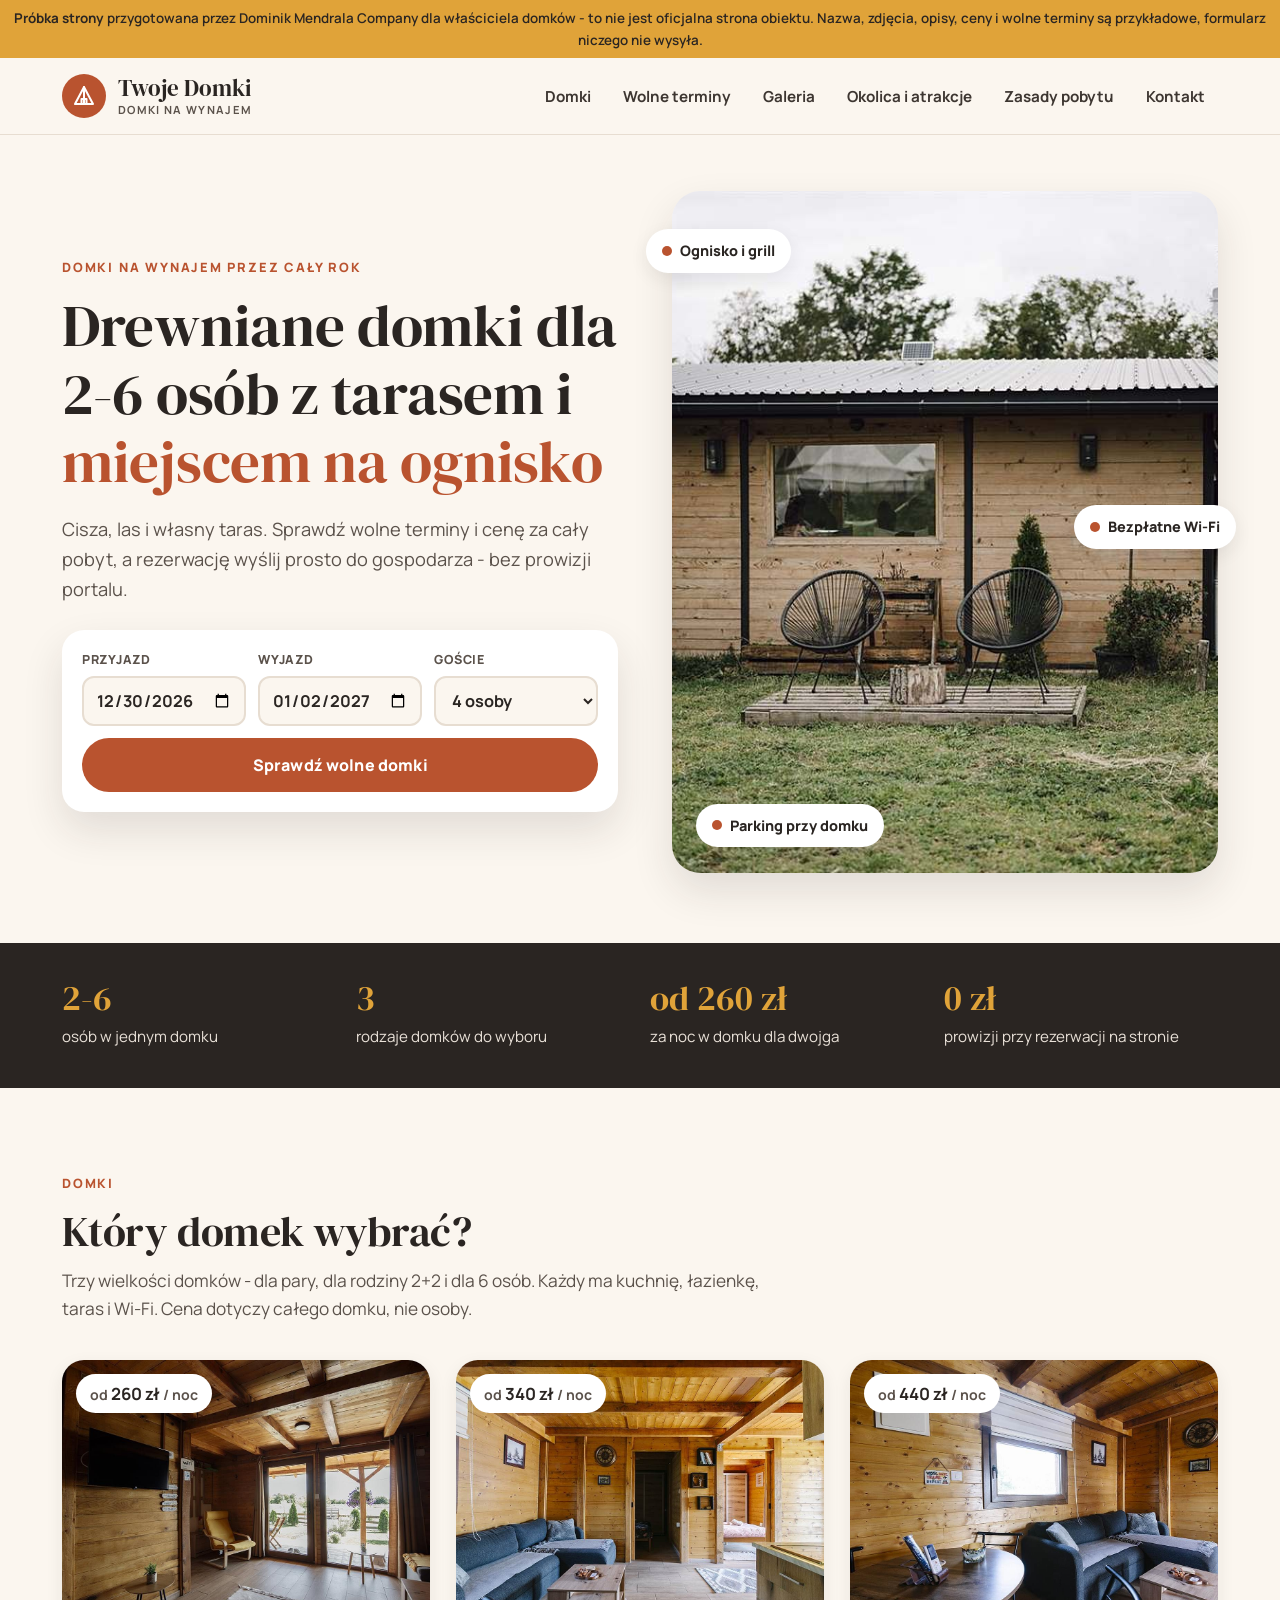
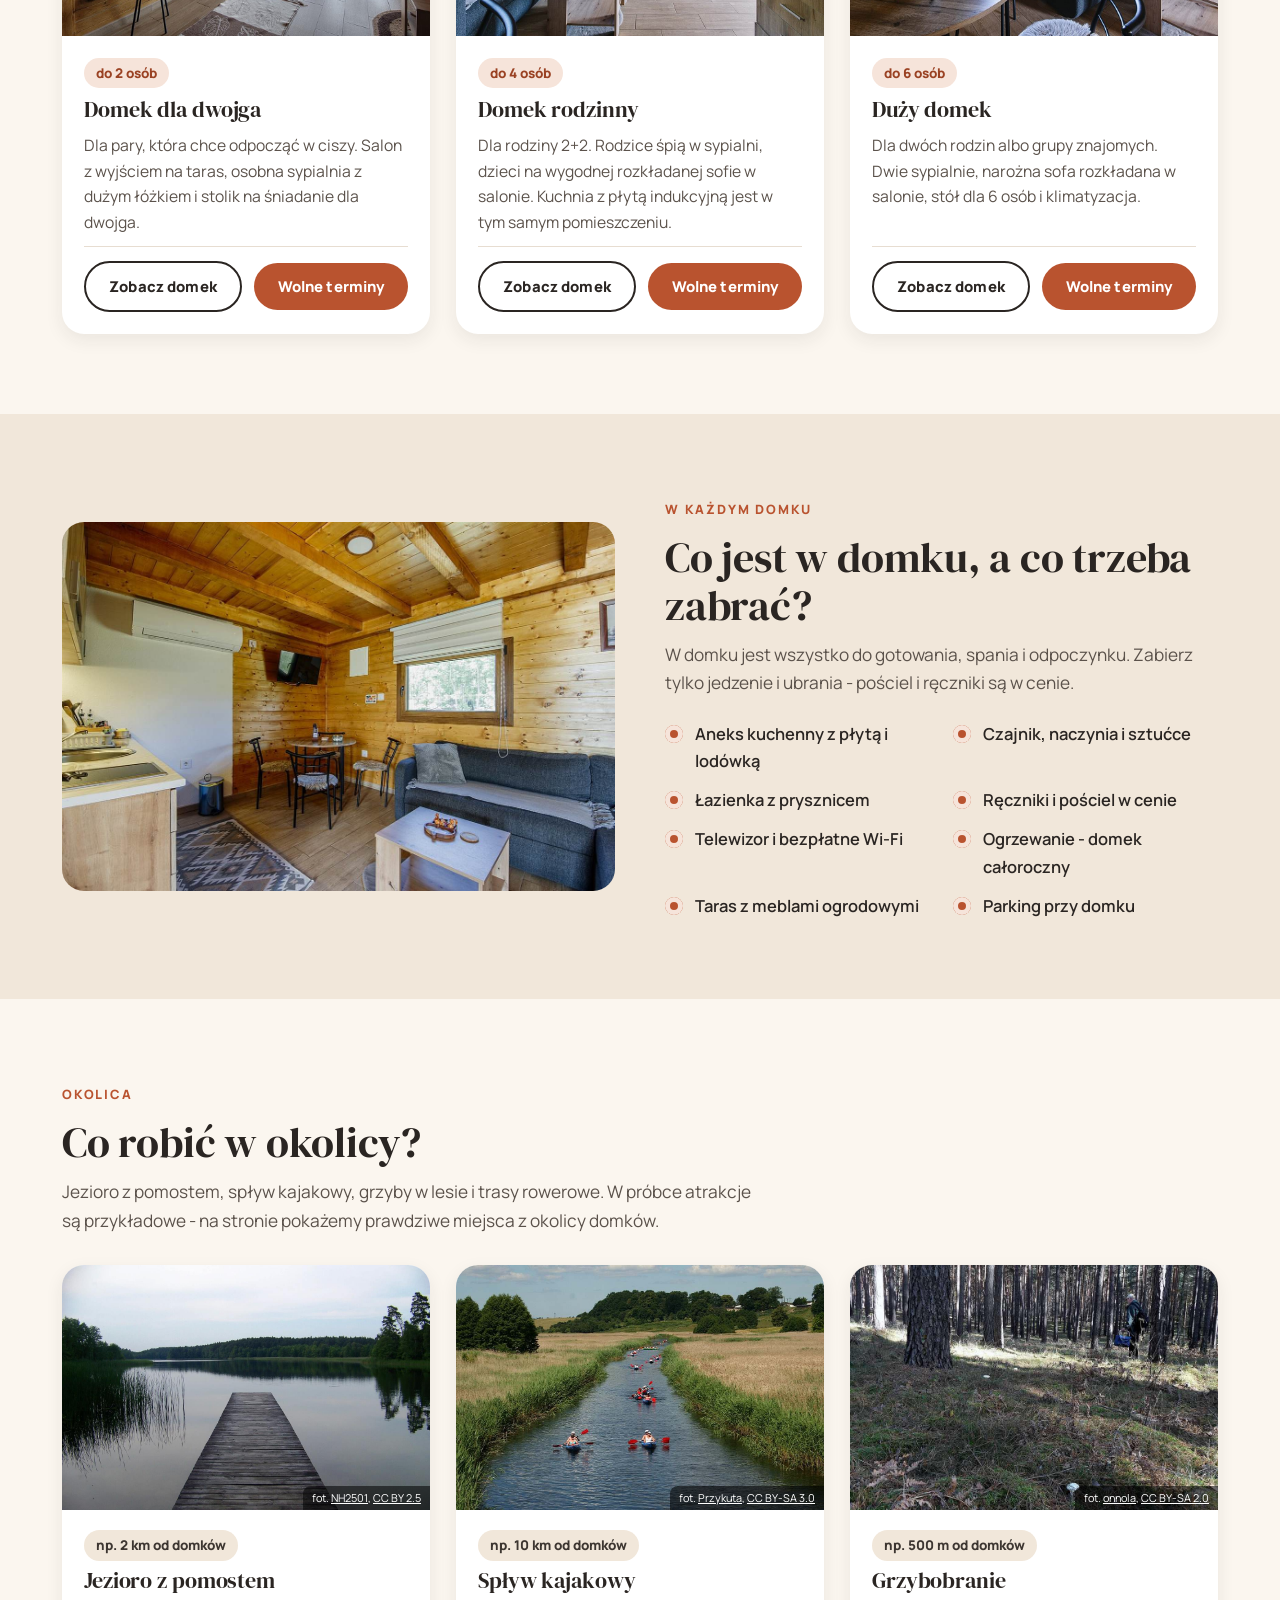
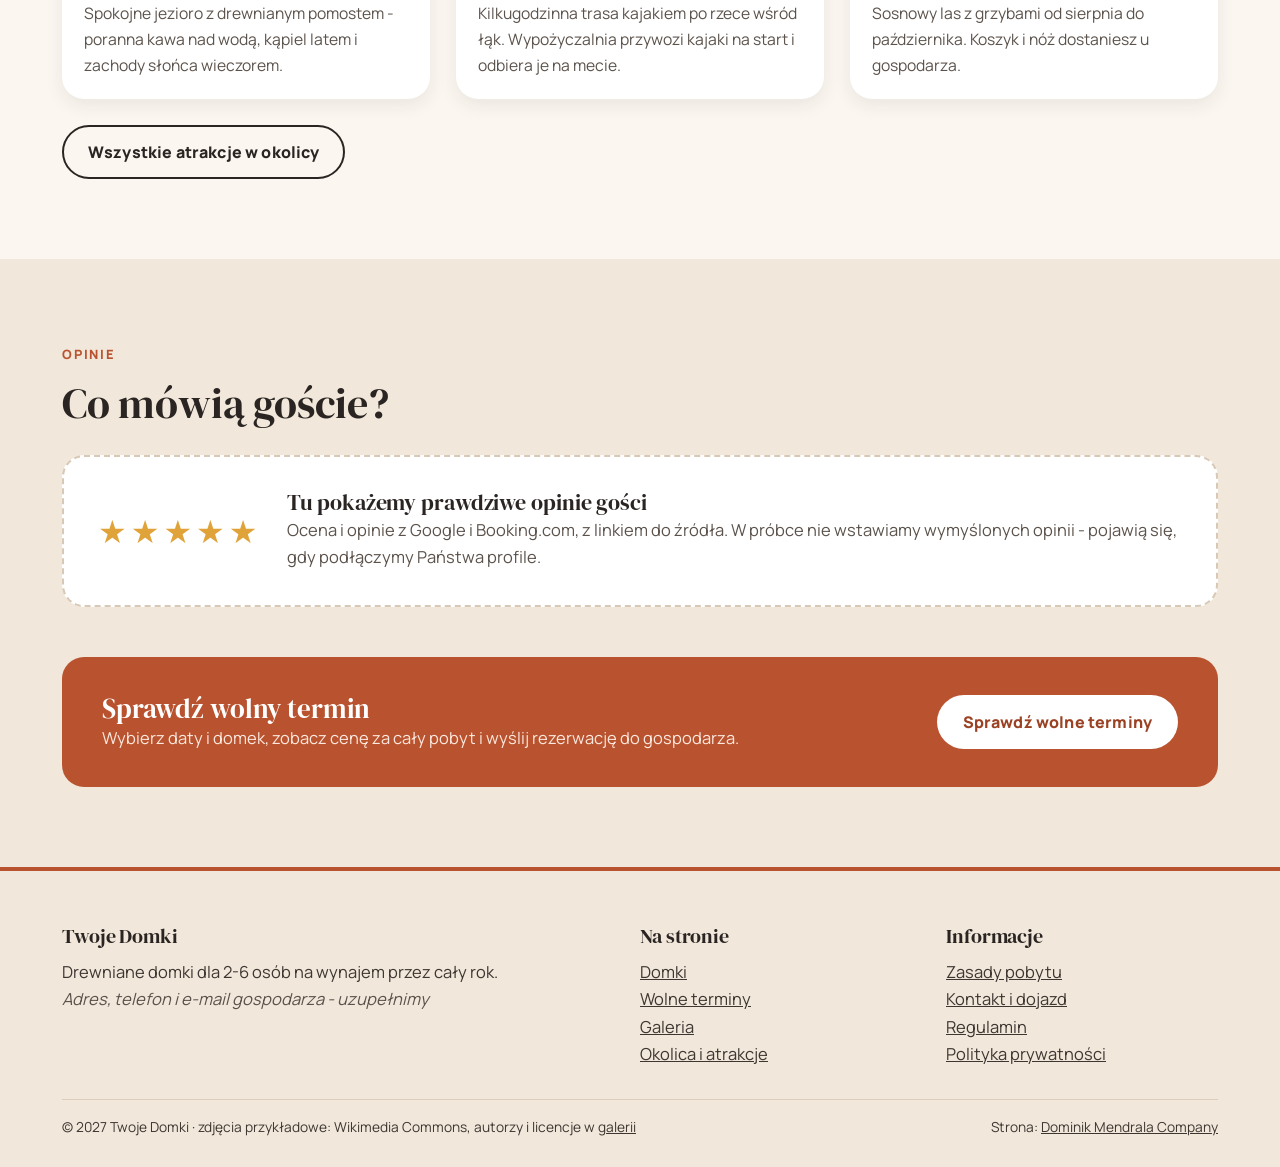
<file: index.html>
<!DOCTYPE html>
<html lang="pl">
<head>
<meta charset="UTF-8">
<meta name="viewport" content="width=device-width, initial-scale=1">
<title>Drewniane domki na wynajem dla 2-6 osób z tarasem i miejscem na ognisko</title>
<meta name="description" content="Całoroczne drewniane domki dla 2, 4 i 6 osób: kuchnia, łazienka, taras, Wi-Fi i parking. Sprawdź wolne terminy i cenę za pobyt, rezerwuj bez prowizji.">
<meta name="robots" content="noindex, nofollow">
<link rel="preconnect" href="https://fonts.googleapis.com">
<link rel="preconnect" href="https://fonts.gstatic.com" crossorigin>
<link rel="stylesheet" href="https://fonts.googleapis.com/css2?family=DM+Serif+Display&family=Manrope:wght@400;500;600;700;800&display=swap">
<link rel="stylesheet" href="assets/style.css?v=20261124e">
</head>
<body data-base="" data-page="start">
<div class="demo-bar"><span class="db-long"><b>Próbka strony</b> przygotowana przez Dominik Mendrala Company dla właściciela domków - to nie jest oficjalna strona obiektu. Nazwa, zdjęcia, opisy, ceny i wolne terminy są przykładowe, formularz niczego nie wysyła.</span><span class="db-short"><b>Próbka strony</b> - nazwa, zdjęcia, ceny i terminy przykładowe</span></div>
<header>
  <div class="wrap nav">
    <a class="logo" href="./" aria-label="Twoje Domki - strona główna">
      <span class="logo-mark"><svg width="24" height="24" viewBox="0 0 24 24" fill="none" stroke="currentColor" stroke-width="2" stroke-linecap="round" stroke-linejoin="round" aria-hidden="true"><path d="M12 3 3 20h18L12 3z"/><path d="M12 3v17"/><path d="M9.5 20v-5h5v5"/></svg></span>
      <span class="logo-txt">Twoje Domki<small>Domki na wynajem</small></span>
    </a>
    <ul class="menu"><li><a href="domki/">Domki</a></li><li><a href="rezerwacja/">Wolne terminy</a></li><li><a href="galeria/">Galeria</a></li><li><a href="okolica/">Okolica i atrakcje</a></li><li><a href="zasady-pobytu/">Zasady pobytu</a></li><li><a href="kontakt/">Kontakt</a></li></ul>
    <button class="burger" type="button" aria-label="Menu" aria-expanded="false" onclick="const h=this.closest('header');h.classList.toggle('open');this.setAttribute('aria-expanded',h.classList.contains('open'))"><span></span><span></span><span></span></button>
  </div>
</header>
<main>
<section class="hero"><div class="wrap">
  <div>
    <span class="eyebrow">Domki na wynajem przez cały rok</span>
    <h1>Drewniane domki dla 2-6 osób z tarasem i <em>miejscem na ognisko</em></h1>
    <p class="lead">Cisza, las i własny taras. Sprawdź wolne terminy i cenę za cały pobyt, a rezerwację wyślij prosto do gospodarza - bez prowizji portalu.</p>
    <form class="search" id="searchForm" action="rezerwacja/" method="get">
      <label>Przyjazd<input type="date" id="sIn" name="in" min="2026-12-01" max="2027-12-31" value="2026-12-30" required></label>
      <label>Wyjazd<input type="date" id="sOut" name="out" min="2026-12-02" max="2028-01-01" value="2027-01-02" required></label>
      <label>Goście
        <select id="sGuests" name="g"><option value="1">1 osoba</option><option value="2">2 osoby</option><option value="3">3 osoby</option><option value="4" selected>4 osoby</option><option value="5">5 osób</option><option value="6">6 osób</option></select>
      </label>
      <button class="btn btn-clay" type="submit">Sprawdź wolne domki</button>
    </form>
  </div>
  <div class="hero-photo">
    <img src="img/domek-drewniany-na-wynajem.jpg" alt="Drewniany domek na wynajem z dwoma krzesłami na tarasie" fetchpriority="high" width="1080" height="720">
    <span class="chip c1"><i></i>Ognisko i grill</span>
    <span class="chip c2"><i></i>Bezpłatne Wi-Fi</span>
    <span class="chip c3"><i></i>Parking przy domku</span>
  </div>
</div></section>
<div class="facts"><div class="wrap">
    <div class="fact"><strong>2-6</strong><span>osób w jednym domku</span></div>
    <div class="fact"><strong>3</strong><span>rodzaje domków do wyboru</span></div>
    <div class="fact"><strong>od 260 zł</strong><span>za noc w domku dla dwojga</span></div>
    <div class="fact"><strong>0 zł</strong><span>prowizji przy rezerwacji na stronie</span></div>
  </div></div>
<section><div class="wrap">
  <span class="eyebrow">Domki</span>
  <h2>Który domek wybrać?</h2>
  <p class="lead">Trzy wielkości domków - dla pary, dla rodziny 2+2 i dla 6 osób. Każdy ma kuchnię, łazienkę, taras i Wi-Fi. Cena dotyczy całego domku, nie osoby.</p>
  <div class="cards"><article class="card">
    <div class="card-img"><img src="img/salon-domku-z-wyjsciem-na-taras.jpg" alt="Domek dla dwojga - salon" loading="lazy" width="1200" height="801"><span class="price-pill">od <b>260 zł</b> / noc</span></div>
    <div class="card-body"><span class="tag">do 2 osób</span><h3>Domek dla dwojga</h3><p>Dla pary, która chce odpocząć w ciszy. Salon z wyjściem na taras, osobna sypialnia z dużym łóżkiem i stolik na śniadanie dla dwojga.</p>
    <div class="card-foot"><a class="btn btn-line" href="domki/#a">Zobacz domek</a><a class="btn btn-clay" href="rezerwacja/?domek=a">Wolne terminy</a></div></div></article><article class="card">
    <div class="card-img"><img src="img/salon-z-sofa-i-kuchnia.jpg" alt="Domek rodzinny - salon" loading="lazy" width="1200" height="801"><span class="price-pill">od <b>340 zł</b> / noc</span></div>
    <div class="card-body"><span class="tag">do 4 osób</span><h3>Domek rodzinny</h3><p>Dla rodziny 2+2. Rodzice śpią w sypialni, dzieci na wygodnej rozkładanej sofie w salonie. Kuchnia z płytą indukcyjną jest w tym samym pomieszczeniu.</p>
    <div class="card-foot"><a class="btn btn-line" href="domki/#b">Zobacz domek</a><a class="btn btn-clay" href="rezerwacja/?domek=b">Wolne terminy</a></div></div></article><article class="card">
    <div class="card-img"><img src="img/salon-z-narozna-sofa.jpg" alt="Duży domek - salon" loading="lazy" width="1200" height="801"><span class="price-pill">od <b>440 zł</b> / noc</span></div>
    <div class="card-body"><span class="tag">do 6 osób</span><h3>Duży domek</h3><p>Dla dwóch rodzin albo grupy znajomych. Dwie sypialnie, narożna sofa rozkładana w salonie, stół dla 6 osób i klimatyzacja.</p>
    <div class="card-foot"><a class="btn btn-line" href="domki/#c">Zobacz domek</a><a class="btn btn-clay" href="rezerwacja/?domek=c">Wolne terminy</a></div></div></article></div>
</div></section>
<section class="band-sand"><div class="wrap split">
  <img src="img/aneks-kuchenny-i-stol.jpg" alt="Aneks kuchenny, stół i sofa w drewnianym domku" loading="lazy" width="1200" height="801">
  <div>
    <span class="eyebrow">W każdym domku</span>
    <h2>Co jest w domku, a co trzeba zabrać?</h2>
    <p class="lead">W domku jest wszystko do gotowania, spania i odpoczynku. Zabierz tylko jedzenie i ubrania - pościel i ręczniki są w cenie.</p>
    <ul class="ticks"><li>Aneks kuchenny z płytą i lodówką</li><li>Czajnik, naczynia i sztućce</li><li>Łazienka z prysznicem</li><li>Ręczniki i pościel w cenie</li><li>Telewizor i bezpłatne Wi-Fi</li><li>Ogrzewanie - domek całoroczny</li><li>Taras z meblami ogrodowymi</li><li>Parking przy domku</li></ul>
  </div>
</div></section>
<section><div class="wrap">
  <span class="eyebrow">Okolica</span>
  <h2>Co robić w okolicy?</h2>
  <p class="lead">Jezioro z pomostem, spływ kajakowy, grzyby w lesie i trasy rowerowe. W próbce atrakcje są przykładowe - na stronie pokażemy prawdziwe miejsca z okolicy domków.</p>
  <div class="attr-grid"><article class="attr"><figure><img src="img/jezioro-z-pomostem.jpg" alt="Drewniany pomost na spokojnym jeziorze otoczonym lasem" loading="lazy" width="1200" height="902"><figcaption>fot. <a href="https://commons.wikimedia.org/wiki/File:Drawienski_Park_Narodowy_-_pomost_-_jezioro_Gluche.jpg" rel="nofollow noopener" target="_blank">NH2501</a>, <a href="https://creativecommons.org/licenses/by/2.5/" rel="nofollow noopener" target="_blank">CC BY 2.5</a></figcaption></figure><div class="attr-body"><span class="km">np. 2 km od domków</span><h3>Jezioro z pomostem</h3><p>Spokojne jezioro z drewnianym pomostem - poranna kawa nad wodą, kąpiel latem i zachody słońca wieczorem.</p></div></article><article class="attr"><figure><img src="img/splyw-kajakowy.jpg" alt="Kajaki płynące rzeką wśród łąk w słoneczny dzień" loading="lazy" width="1200" height="715"><figcaption>fot. <a href="https://commons.wikimedia.org/wiki/File:Brda_sp%C5%82yw_kajakowy_04.07.10_p.jpg" rel="nofollow noopener" target="_blank">Przykuta</a>, <a href="https://creativecommons.org/licenses/by-sa/3.0/" rel="nofollow noopener" target="_blank">CC BY-SA 3.0</a></figcaption></figure><div class="attr-body"><span class="km">np. 10 km od domków</span><h3>Spływ kajakowy</h3><p>Kilkugodzinna trasa kajakiem po rzece wśród łąk. Wypożyczalnia przywozi kajaki na start i odbiera je na mecie.</p></div></article><article class="attr"><figure><img src="img/grzybobranie-w-lesie.jpg" alt="Grzybiarz z koszykiem w sosnowym lesie" loading="lazy" width="900" height="675"><figcaption>fot. <a href="https://commons.wikimedia.org/wiki/File:Mushroom_collector_in_a_forest,_south_of_Berlin_in_Brandenburg,_2012-10-21_140012.jpg" rel="nofollow noopener" target="_blank">onnola</a>, <a href="https://creativecommons.org/licenses/by-sa/2.0/" rel="nofollow noopener" target="_blank">CC BY-SA 2.0</a></figcaption></figure><div class="attr-body"><span class="km">np. 500 m od domków</span><h3>Grzybobranie</h3><p>Sosnowy las z grzybami od sierpnia do października. Koszyk i nóż dostaniesz u gospodarza.</p></div></article></div>
  <p style="margin-top:26px"><a class="btn btn-line" href="okolica/">Wszystkie atrakcje w okolicy</a></p>
</div></section>
<section class="band-sand"><div class="wrap">
  <span class="eyebrow">Opinie</span>
  <h2>Co mówią goście?</h2>
  <div class="reviews-empty">
    <div class="stars" aria-hidden="true">★★★★★</div>
    <div><h3>Tu pokażemy prawdziwe opinie gości</h3><p>Ocena i opinie z Google i Booking.com, z linkiem do źródła. W próbce nie wstawiamy wymyślonych opinii - pojawią się, gdy podłączymy Państwa profile.</p></div>
  </div>
  <div class="cta-band"><div><h3>Sprawdź wolny termin</h3><p>Wybierz daty i domek, zobacz cenę za cały pobyt i wyślij rezerwację do gospodarza.</p></div><a class="btn" href="rezerwacja/">Sprawdź wolne terminy</a></div>
</div></section>
</main>
<footer>
  <div class="wrap">
    <div class="foot">
      <div>
        <h4>Twoje Domki</h4>
        <p>Drewniane domki dla 2-6 osób na wynajem przez cały rok.<br><span class="ph">Adres, telefon i e-mail gospodarza - uzupełnimy</span></p>
      </div>
      <div>
        <h4>Na stronie</h4>
        <p><a href="domki/">Domki</a><br><a href="rezerwacja/">Wolne terminy</a><br><a href="galeria/">Galeria</a><br><a href="okolica/">Okolica i atrakcje</a></p>
      </div>
      <div>
        <h4>Informacje</h4>
        <p><a href="zasady-pobytu/">Zasady pobytu</a><br><a href="kontakt/">Kontakt i dojazd</a><br><a href="#">Regulamin</a><br><a href="#">Polityka prywatności</a></p>
      </div>
    </div>
    <div class="copy"><span>© 2027 Twoje Domki · zdjęcia przykładowe: Wikimedia Commons, autorzy i licencje w <a href="galeria/#zrodla">galerii</a></span><span>Strona: <a href="https://dmcompany.com.pl">Dominik Mendrala Company</a></span></div>
  </div>
</footer>
<a class="btn btn-clay mobile-cta" href="rezerwacja/">Sprawdź wolne terminy</a>

<script src="assets/app.js?v=20261124e"></script>
</body>
</html>
</file>
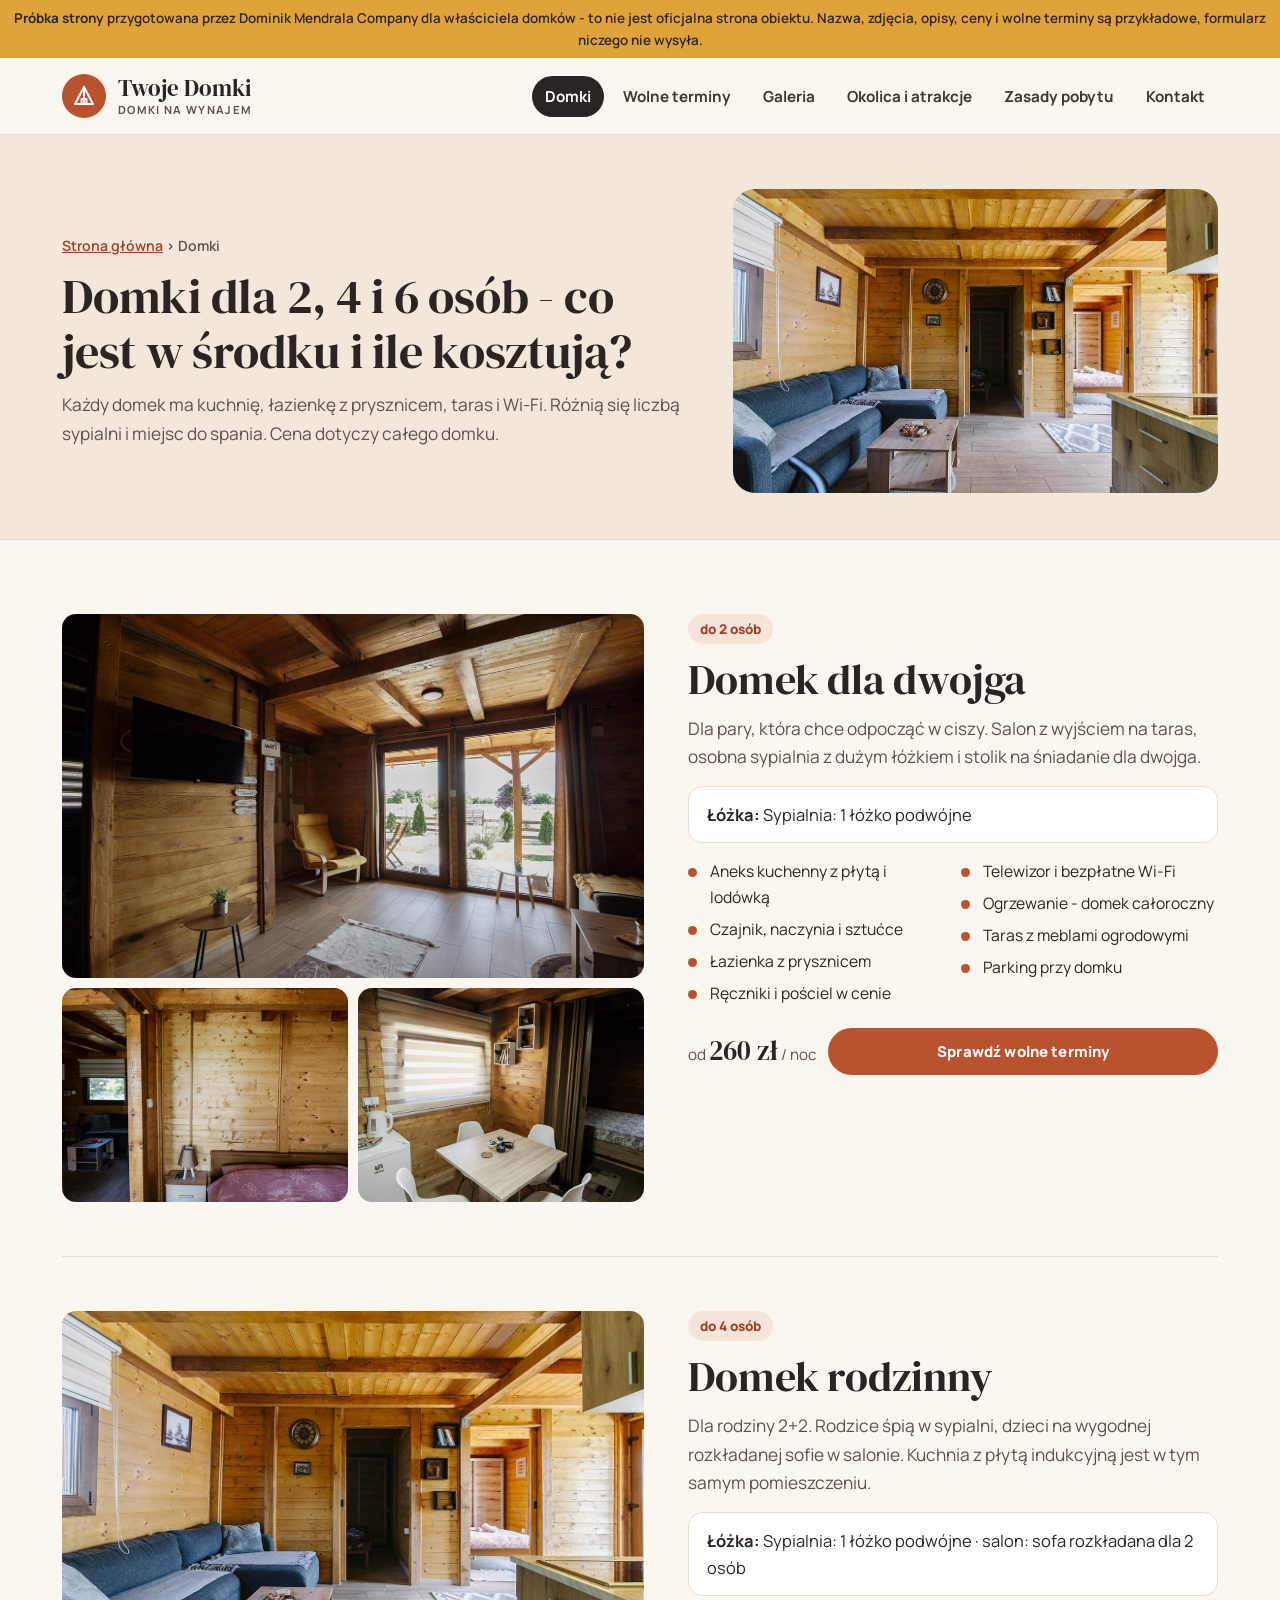
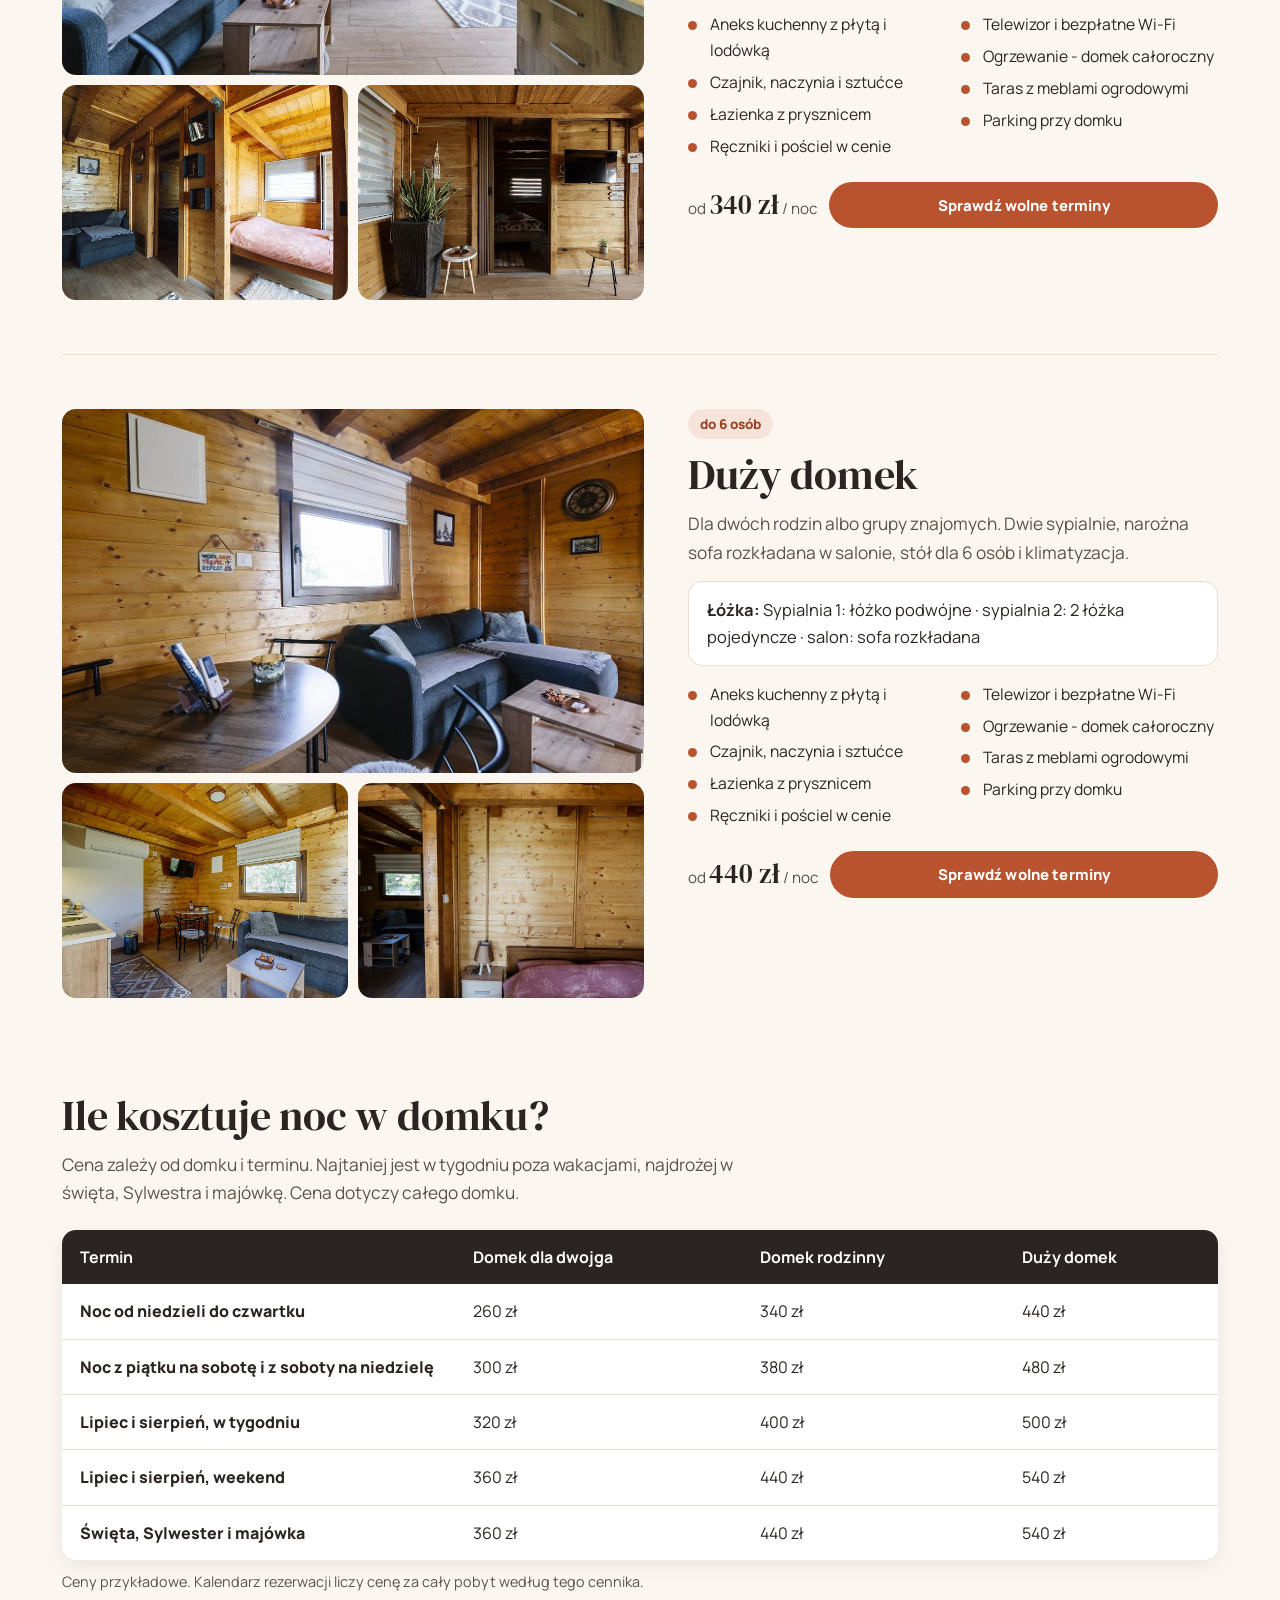
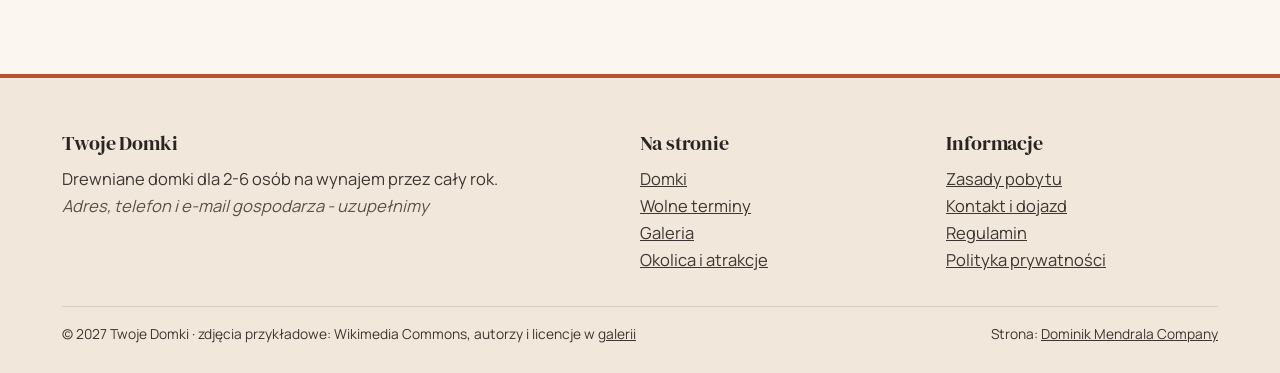
<file: domki/index.html>
<!DOCTYPE html>
<html lang="pl">
<head>
<meta charset="UTF-8">
<meta name="viewport" content="width=device-width, initial-scale=1">
<title>Domki dla 2, 4 i 6 osób - wyposażenie, łóżka i cennik za noc</title>
<meta name="description" content="Trzy drewniane domki: dla pary, dla rodziny 2+2 i dla 6 osób. Kuchnia, łazienka, taras, Wi-Fi, pościel w cenie. Cennik za noc w tygodniu, w weekend i w święta.">
<meta name="robots" content="noindex, nofollow">
<link rel="preconnect" href="https://fonts.googleapis.com">
<link rel="preconnect" href="https://fonts.gstatic.com" crossorigin>
<link rel="stylesheet" href="https://fonts.googleapis.com/css2?family=DM+Serif+Display&family=Manrope:wght@400;500;600;700;800&display=swap">
<link rel="stylesheet" href="../assets/style.css?v=20261124e">
</head>
<body data-base="../" data-page="domki">
<div class="demo-bar"><span class="db-long"><b>Próbka strony</b> przygotowana przez Dominik Mendrala Company dla właściciela domków - to nie jest oficjalna strona obiektu. Nazwa, zdjęcia, opisy, ceny i wolne terminy są przykładowe, formularz niczego nie wysyła.</span><span class="db-short"><b>Próbka strony</b> - nazwa, zdjęcia, ceny i terminy przykładowe</span></div>
<header>
  <div class="wrap nav">
    <a class="logo" href="../" aria-label="Twoje Domki - strona główna">
      <span class="logo-mark"><svg width="24" height="24" viewBox="0 0 24 24" fill="none" stroke="currentColor" stroke-width="2" stroke-linecap="round" stroke-linejoin="round" aria-hidden="true"><path d="M12 3 3 20h18L12 3z"/><path d="M12 3v17"/><path d="M9.5 20v-5h5v5"/></svg></span>
      <span class="logo-txt">Twoje Domki<small>Domki na wynajem</small></span>
    </a>
    <ul class="menu"><li><a href="../domki/" class="on" aria-current="page">Domki</a></li><li><a href="../rezerwacja/">Wolne terminy</a></li><li><a href="../galeria/">Galeria</a></li><li><a href="../okolica/">Okolica i atrakcje</a></li><li><a href="../zasady-pobytu/">Zasady pobytu</a></li><li><a href="../kontakt/">Kontakt</a></li></ul>
    <button class="burger" type="button" aria-label="Menu" aria-expanded="false" onclick="const h=this.closest('header');h.classList.toggle('open');this.setAttribute('aria-expanded',h.classList.contains('open'))"><span></span><span></span><span></span></button>
  </div>
</header>
<main>
<section class="page-hero">
  <div class="wrap">
    <div><div class="crumbs"><a href="../">Strona główna</a> › Domki</div><h1>Domki dla 2, 4 i 6 osób - co jest w środku i ile kosztują?</h1><p>Każdy domek ma kuchnię, łazienkę z prysznicem, taras i Wi-Fi. Różnią się liczbą sypialni i miejsc do spania. Cena dotyczy całego domku.</p></div>
    <img src="../img/salon-z-sofa-i-kuchnia.jpg" alt="Salon z sofą i kuchnią w drewnianym domku" fetchpriority="high" width="1200" height="801">
  </div>
</section>
<section style="padding-top:20px"><div class="wrap">
  <div class="cabin" id="a">
    <div class="pics"><img src="../img/salon-domku-z-wyjsciem-na-taras.jpg" alt="Domek dla dwojga - zdjęcie 1" fetchpriority="high" width="1200" height="801"><img src="../img/sypialnia-domku-lozko-podwojne.jpg" alt="Domek dla dwojga - zdjęcie 2" loading="lazy" width="760" height="1138"><img src="../img/jadalnia-w-domku.jpg" alt="Domek dla dwojga - zdjęcie 3" loading="lazy" width="760" height="1138"></div>
    <div>
      <span class="tag">do 2 osób</span>
      <h2 style="margin-top:12px">Domek dla dwojga</h2>
      <p class="lead">Dla pary, która chce odpocząć w ciszy. Salon z wyjściem na taras, osobna sypialnia z dużym łóżkiem i stolik na śniadanie dla dwojga.</p>
      <div class="beds"><b>Łóżka:</b> Sypialnia: 1 łóżko podwójne</div>
      <ul class="equip"><li>Aneks kuchenny z płytą i lodówką</li><li>Czajnik, naczynia i sztućce</li><li>Łazienka z prysznicem</li><li>Ręczniki i pościel w cenie</li><li>Telewizor i bezpłatne Wi-Fi</li><li>Ogrzewanie - domek całoroczny</li><li>Taras z meblami ogrodowymi</li><li>Parking przy domku</li></ul>
      <div class="card-foot" style="border:0;padding:0"><div class="price-line">od <b>260 zł</b> / noc</div><a class="btn btn-clay" href="../rezerwacja/?domek=a">Sprawdź wolne terminy</a></div>
    </div>
  </div><div class="cabin" id="b">
    <div class="pics"><img src="../img/salon-z-sofa-i-kuchnia.jpg" alt="Domek rodzinny - zdjęcie 1" fetchpriority="high" width="1200" height="801"><img src="../img/salon-i-sypialnia-domku.jpg" alt="Domek rodzinny - zdjęcie 2" loading="lazy" width="1200" height="801"><img src="../img/wejscie-do-sypialni.jpg" alt="Domek rodzinny - zdjęcie 3" loading="lazy" width="1200" height="801"></div>
    <div>
      <span class="tag">do 4 osób</span>
      <h2 style="margin-top:12px">Domek rodzinny</h2>
      <p class="lead">Dla rodziny 2+2. Rodzice śpią w sypialni, dzieci na wygodnej rozkładanej sofie w salonie. Kuchnia z płytą indukcyjną jest w tym samym pomieszczeniu.</p>
      <div class="beds"><b>Łóżka:</b> Sypialnia: 1 łóżko podwójne · salon: sofa rozkładana dla 2 osób</div>
      <ul class="equip"><li>Aneks kuchenny z płytą i lodówką</li><li>Czajnik, naczynia i sztućce</li><li>Łazienka z prysznicem</li><li>Ręczniki i pościel w cenie</li><li>Telewizor i bezpłatne Wi-Fi</li><li>Ogrzewanie - domek całoroczny</li><li>Taras z meblami ogrodowymi</li><li>Parking przy domku</li></ul>
      <div class="card-foot" style="border:0;padding:0"><div class="price-line">od <b>340 zł</b> / noc</div><a class="btn btn-clay" href="../rezerwacja/?domek=b">Sprawdź wolne terminy</a></div>
    </div>
  </div><div class="cabin" id="c">
    <div class="pics"><img src="../img/salon-z-narozna-sofa.jpg" alt="Duży domek - zdjęcie 1" fetchpriority="high" width="1200" height="801"><img src="../img/aneks-kuchenny-i-stol.jpg" alt="Duży domek - zdjęcie 2" loading="lazy" width="1200" height="801"><img src="../img/sypialnia-domku-lozko-podwojne.jpg" alt="Duży domek - zdjęcie 3" loading="lazy" width="760" height="1138"></div>
    <div>
      <span class="tag">do 6 osób</span>
      <h2 style="margin-top:12px">Duży domek</h2>
      <p class="lead">Dla dwóch rodzin albo grupy znajomych. Dwie sypialnie, narożna sofa rozkładana w salonie, stół dla 6 osób i klimatyzacja.</p>
      <div class="beds"><b>Łóżka:</b> Sypialnia 1: łóżko podwójne · sypialnia 2: 2 łóżka pojedyncze · salon: sofa rozkładana</div>
      <ul class="equip"><li>Aneks kuchenny z płytą i lodówką</li><li>Czajnik, naczynia i sztućce</li><li>Łazienka z prysznicem</li><li>Ręczniki i pościel w cenie</li><li>Telewizor i bezpłatne Wi-Fi</li><li>Ogrzewanie - domek całoroczny</li><li>Taras z meblami ogrodowymi</li><li>Parking przy domku</li></ul>
      <div class="card-foot" style="border:0;padding:0"><div class="price-line">od <b>440 zł</b> / noc</div><a class="btn btn-clay" href="../rezerwacja/?domek=c">Sprawdź wolne terminy</a></div>
    </div>
  </div>
  <h2 style="margin-top:40px" id="cennik">Ile kosztuje noc w domku?</h2>
  <p class="lead">Cena zależy od domku i terminu. Najtaniej jest w tygodniu poza wakacjami, najdrożej w święta, Sylwestra i majówkę. Cena dotyczy całego domku.</p>
  <table>
    <thead><tr><th>Termin</th><th>Domek dla dwojga</th><th>Domek rodzinny</th><th>Duży domek</th></tr></thead>
    <tbody><tr><th>Noc od niedzieli do czwartku</th><td data-label="Domek dla dwojga">260 zł</td><td data-label="Domek rodzinny">340 zł</td><td data-label="Duży domek">440 zł</td></tr><tr><th>Noc z piątku na sobotę i z soboty na niedzielę</th><td data-label="Domek dla dwojga">300 zł</td><td data-label="Domek rodzinny">380 zł</td><td data-label="Duży domek">480 zł</td></tr><tr><th>Lipiec i sierpień, w tygodniu</th><td data-label="Domek dla dwojga">320 zł</td><td data-label="Domek rodzinny">400 zł</td><td data-label="Duży domek">500 zł</td></tr><tr><th>Lipiec i sierpień, weekend</th><td data-label="Domek dla dwojga">360 zł</td><td data-label="Domek rodzinny">440 zł</td><td data-label="Duży domek">540 zł</td></tr><tr><th>Święta, Sylwester i majówka</th><td data-label="Domek dla dwojga">360 zł</td><td data-label="Domek rodzinny">440 zł</td><td data-label="Duży domek">540 zł</td></tr></tbody>
  </table>
  <p class="note">Ceny przykładowe. Kalendarz rezerwacji liczy cenę za cały pobyt według tego cennika.</p>
</div></section>
</main>
<footer>
  <div class="wrap">
    <div class="foot">
      <div>
        <h4>Twoje Domki</h4>
        <p>Drewniane domki dla 2-6 osób na wynajem przez cały rok.<br><span class="ph">Adres, telefon i e-mail gospodarza - uzupełnimy</span></p>
      </div>
      <div>
        <h4>Na stronie</h4>
        <p><a href="../domki/">Domki</a><br><a href="../rezerwacja/">Wolne terminy</a><br><a href="../galeria/">Galeria</a><br><a href="../okolica/">Okolica i atrakcje</a></p>
      </div>
      <div>
        <h4>Informacje</h4>
        <p><a href="../zasady-pobytu/">Zasady pobytu</a><br><a href="../kontakt/">Kontakt i dojazd</a><br><a href="#">Regulamin</a><br><a href="#">Polityka prywatności</a></p>
      </div>
    </div>
    <div class="copy"><span>© 2027 Twoje Domki · zdjęcia przykładowe: Wikimedia Commons, autorzy i licencje w <a href="../galeria/#zrodla">galerii</a></span><span>Strona: <a href="https://dmcompany.com.pl">Dominik Mendrala Company</a></span></div>
  </div>
</footer>
<a class="btn btn-clay mobile-cta" href="../rezerwacja/">Sprawdź wolne terminy</a>

<script src="../assets/app.js?v=20261124e"></script>
</body>
</html>
</file>
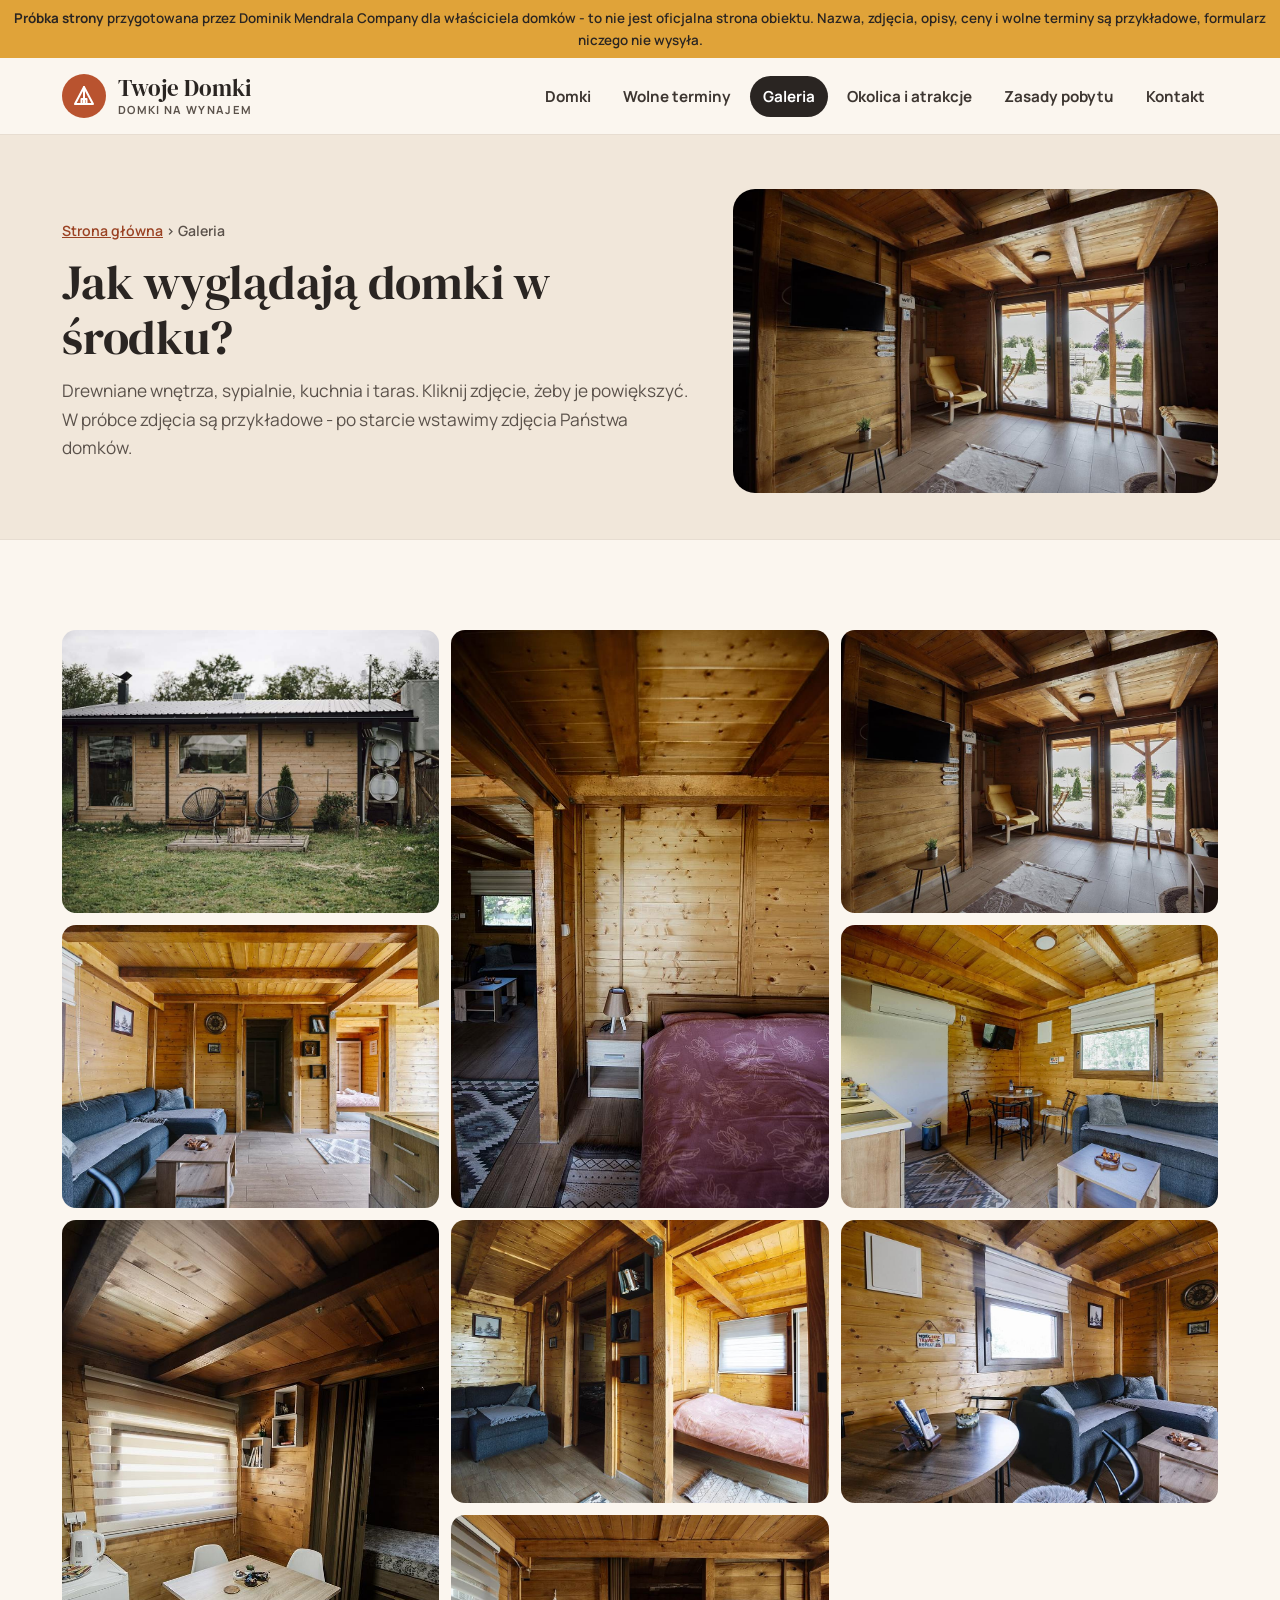
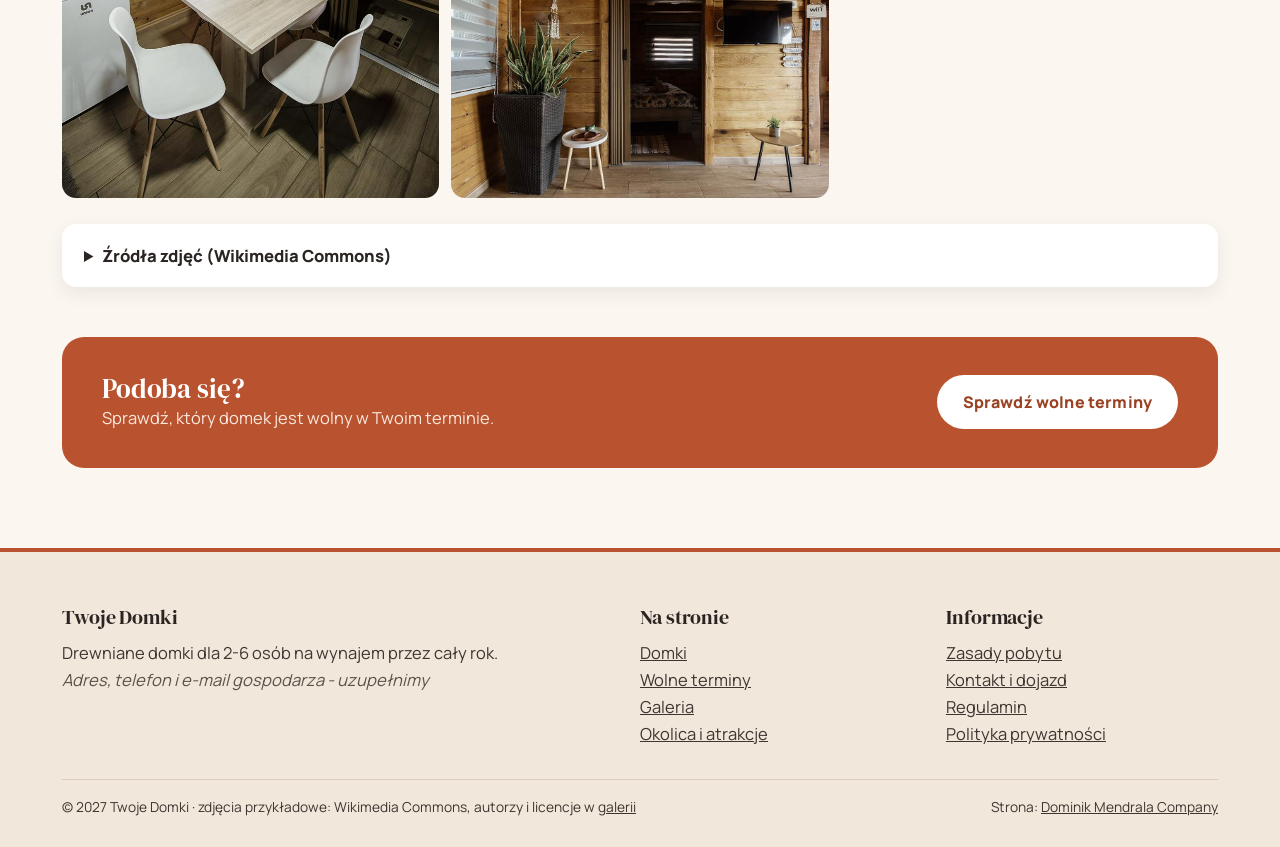
<file: galeria/index.html>
<!DOCTYPE html>
<html lang="pl">
<head>
<meta charset="UTF-8">
<meta name="viewport" content="width=device-width, initial-scale=1">
<title>Zdjęcia domków - wnętrza, sypialnie, kuchnia i taras</title>
<meta name="description" content="Zdjęcia drewnianych domków: salon z kuchnią, sypialnie, stół jadalny i taras. Kliknij zdjęcie, żeby je powiększyć.">
<meta name="robots" content="noindex, nofollow">
<link rel="preconnect" href="https://fonts.googleapis.com">
<link rel="preconnect" href="https://fonts.gstatic.com" crossorigin>
<link rel="stylesheet" href="https://fonts.googleapis.com/css2?family=DM+Serif+Display&family=Manrope:wght@400;500;600;700;800&display=swap">
<link rel="stylesheet" href="../assets/style.css?v=20261124e">
</head>
<body data-base="../" data-page="galeria">
<div class="demo-bar"><span class="db-long"><b>Próbka strony</b> przygotowana przez Dominik Mendrala Company dla właściciela domków - to nie jest oficjalna strona obiektu. Nazwa, zdjęcia, opisy, ceny i wolne terminy są przykładowe, formularz niczego nie wysyła.</span><span class="db-short"><b>Próbka strony</b> - nazwa, zdjęcia, ceny i terminy przykładowe</span></div>
<header>
  <div class="wrap nav">
    <a class="logo" href="../" aria-label="Twoje Domki - strona główna">
      <span class="logo-mark"><svg width="24" height="24" viewBox="0 0 24 24" fill="none" stroke="currentColor" stroke-width="2" stroke-linecap="round" stroke-linejoin="round" aria-hidden="true"><path d="M12 3 3 20h18L12 3z"/><path d="M12 3v17"/><path d="M9.5 20v-5h5v5"/></svg></span>
      <span class="logo-txt">Twoje Domki<small>Domki na wynajem</small></span>
    </a>
    <ul class="menu"><li><a href="../domki/">Domki</a></li><li><a href="../rezerwacja/">Wolne terminy</a></li><li><a href="../galeria/" class="on" aria-current="page">Galeria</a></li><li><a href="../okolica/">Okolica i atrakcje</a></li><li><a href="../zasady-pobytu/">Zasady pobytu</a></li><li><a href="../kontakt/">Kontakt</a></li></ul>
    <button class="burger" type="button" aria-label="Menu" aria-expanded="false" onclick="const h=this.closest('header');h.classList.toggle('open');this.setAttribute('aria-expanded',h.classList.contains('open'))"><span></span><span></span><span></span></button>
  </div>
</header>
<main>
<section class="page-hero">
  <div class="wrap">
    <div><div class="crumbs"><a href="../">Strona główna</a> › Galeria</div><h1>Jak wyglądają domki w środku?</h1><p>Drewniane wnętrza, sypialnie, kuchnia i taras. Kliknij zdjęcie, żeby je powiększyć. W próbce zdjęcia są przykładowe - po starcie wstawimy zdjęcia Państwa domków.</p></div>
    <img src="../img/salon-domku-z-wyjsciem-na-taras.jpg" alt="Salon z wyjściem na taras" fetchpriority="high" width="1200" height="801">
  </div>
</section>
<section><div class="wrap">
  <div class="gallery" id="gallery"><button type="button"><img src="../img/domek-drewniany-na-wynajem.jpg" alt="Drewniany domek z tarasem i dwoma krzesłami" loading="lazy" width="1080" height="720"></button><button type="button" class="tall"><img src="../img/sypialnia-domku-lozko-podwojne.jpg" alt="Sypialnia z łóżkiem podwójnym i drewnianym sufitem" loading="lazy" width="760" height="1138"></button><button type="button"><img src="../img/salon-domku-z-wyjsciem-na-taras.jpg" alt="Salon z fotelem i przeszklonymi drzwiami na taras" loading="lazy" width="1200" height="801"></button><button type="button"><img src="../img/salon-z-sofa-i-kuchnia.jpg" alt="Salon z sofą połączony z kuchnią" loading="lazy" width="1200" height="801"></button><button type="button"><img src="../img/aneks-kuchenny-i-stol.jpg" alt="Aneks kuchenny, stół i sofa w salonie" loading="lazy" width="1200" height="801"></button><button type="button" class="tall"><img src="../img/jadalnia-w-domku.jpg" alt="Stół z czterema krzesłami przy oknie" loading="lazy" width="760" height="1138"></button><button type="button"><img src="../img/salon-i-sypialnia-domku.jpg" alt="Salon z sofą i wejście do sypialni z łóżkiem pojedynczym" loading="lazy" width="1200" height="801"></button><button type="button"><img src="../img/salon-z-narozna-sofa.jpg" alt="Narożna sofa i stolik w salonie" loading="lazy" width="1200" height="801"></button><button type="button"><img src="../img/wejscie-do-sypialni.jpg" alt="Wejście do sypialni i telewizor w salonie" loading="lazy" width="1200" height="801"></button></div>
  <details id="zrodla" style="margin-top:26px"><summary>Źródła zdjęć (Wikimedia Commons)</summary><p>„Cozy wooden cabin in a tranquil setting with two chairs on a wooden deck in a natural environment" - fot. <a href="https://commons.wikimedia.org/wiki/File:Cozy_wooden_cabin_in_a_tranquil_setting_with_two_chairs_on_a_wooden_deck_in_a_natural_environment.jpg" rel="nofollow noopener" target="_blank">Shixart1985</a>, <a href="https://creativecommons.org/licenses/by/2.0/" rel="nofollow noopener" target="_blank">CC BY 2.0</a><br>„Cozy wooden cabin interior with a view of the garden" - fot. <a href="https://commons.wikimedia.org/wiki/File:Cozy_wooden_cabin_interior_with_a_view_of_the_garden.jpg" rel="nofollow noopener" target="_blank">Shixart1985</a>, <a href="https://creativecommons.org/licenses/by/2.0/" rel="nofollow noopener" target="_blank">CC BY 2.0</a><br>„Cozy wooden cabin interior with a bed" - fot. <a href="https://commons.wikimedia.org/wiki/File:Cozy_wooden_cabin_interior_with_a_bed.jpg" rel="nofollow noopener" target="_blank">Shixart1985</a>, <a href="https://creativecommons.org/licenses/by/2.0/" rel="nofollow noopener" target="_blank">CC BY 2.0</a><br>„Cozy wooden cabin interior with kitchen" - fot. <a href="https://commons.wikimedia.org/wiki/File:Cozy_wooden_cabin_interior_with_kitchen.jpg" rel="nofollow noopener" target="_blank">Shixart1985</a>, <a href="https://creativecommons.org/licenses/by/2.0/" rel="nofollow noopener" target="_blank">CC BY 2.0</a><br>„Cozy wooden cabin interior with dining area" - fot. <a href="https://commons.wikimedia.org/wiki/File:Cozy_wooden_cabin_interior_with_dining_area.jpg" rel="nofollow noopener" target="_blank">Shixart1985</a>, <a href="https://creativecommons.org/licenses/by/2.0/" rel="nofollow noopener" target="_blank">CC BY 2.0</a><br>„Cozy wooden cabin interior" - fot. <a href="https://commons.wikimedia.org/wiki/File:Cozy_wooden_cabin_interior.jpg" rel="nofollow noopener" target="_blank">Shixart1985</a>, <a href="https://creativecommons.org/licenses/by/2.0/" rel="nofollow noopener" target="_blank">CC BY 2.0</a><br>„Cozy cabin living room with wooden interior" - fot. <a href="https://commons.wikimedia.org/wiki/File:Cozy_cabin_living_room_with_wooden_interior.jpg" rel="nofollow noopener" target="_blank">Shixart1985</a>, <a href="https://creativecommons.org/licenses/by/2.0/" rel="nofollow noopener" target="_blank">CC BY 2.0</a><br>„Cozy wooden cabin interior with seating area and bedroom space" - fot. <a href="https://commons.wikimedia.org/wiki/File:Cozy_wooden_cabin_interior_with_seating_area_and_bedroom_space.jpg" rel="nofollow noopener" target="_blank">Shixart1985</a>, <a href="https://creativecommons.org/licenses/by/2.0/" rel="nofollow noopener" target="_blank">CC BY 2.0</a><br>„Cozy interior of a wooden cabin with a seating area" - fot. <a href="https://commons.wikimedia.org/wiki/File:Cozy_interior_of_a_wooden_cabin_with_a_seating_area.jpg" rel="nofollow noopener" target="_blank">Shixart1985</a>, <a href="https://creativecommons.org/licenses/by/2.0/" rel="nofollow noopener" target="_blank">CC BY 2.0</a><br>„Drawienski Park Narodowy - pomost - jezioro Gluche" - fot. <a href="https://commons.wikimedia.org/wiki/File:Drawienski_Park_Narodowy_-_pomost_-_jezioro_Gluche.jpg" rel="nofollow noopener" target="_blank">NH2501</a>, <a href="https://creativecommons.org/licenses/by/2.5/" rel="nofollow noopener" target="_blank">CC BY 2.5</a><br>„Brda spływ kajakowy 04.07.10 p" - fot. <a href="https://commons.wikimedia.org/wiki/File:Brda_sp%C5%82yw_kajakowy_04.07.10_p.jpg" rel="nofollow noopener" target="_blank">Przykuta</a>, <a href="https://creativecommons.org/licenses/by-sa/3.0/" rel="nofollow noopener" target="_blank">CC BY-SA 3.0</a><br>„Ścieżka rowerowa wykonana na byłym nasypie kolejowym kolei piaskowej w Park Tysiąclecia w Sosnowcu" - fot. <a href="https://commons.wikimedia.org/wiki/File:%C5%9Acie%C5%BCka_rowerowa_wykonana_na_by%C5%82ym_nasypie_kolejowym_kolei_piaskowej_w_Park_Tysi%C4%85clecia_w_Sosnowcu.jpg" rel="nofollow noopener" target="_blank">Krzysztof Popławski</a>, <a href="https://creativecommons.org/licenses/by-sa/4.0/" rel="nofollow noopener" target="_blank">CC BY-SA 4.0</a><br>„Mushroom collector in a forest, south of Berlin in Brandenburg, 2012-10-21 140012" - fot. <a href="https://commons.wikimedia.org/wiki/File:Mushroom_collector_in_a_forest,_south_of_Berlin_in_Brandenburg,_2012-10-21_140012.jpg" rel="nofollow noopener" target="_blank">onnola</a>, <a href="https://creativecommons.org/licenses/by-sa/2.0/" rel="nofollow noopener" target="_blank">CC BY-SA 2.0</a><br>„Jezioro Jaśkowickie i wędkarz" - fot. <a href="https://commons.wikimedia.org/wiki/File:Jezioro_Ja%C5%9Bkowickie_i_w%C4%99dkarz.jpg" rel="nofollow noopener" target="_blank">Robert Niedźwiedzki</a>, <a href="https://creativecommons.org/licenses/by/4.0/" rel="nofollow noopener" target="_blank">CC BY 4.0</a></p></details>
  <div class="cta-band"><div><h3>Podoba się?</h3><p>Sprawdź, który domek jest wolny w Twoim terminie.</p></div><a class="btn" href="../rezerwacja/">Sprawdź wolne terminy</a></div>
</div></section>
</main>
<footer>
  <div class="wrap">
    <div class="foot">
      <div>
        <h4>Twoje Domki</h4>
        <p>Drewniane domki dla 2-6 osób na wynajem przez cały rok.<br><span class="ph">Adres, telefon i e-mail gospodarza - uzupełnimy</span></p>
      </div>
      <div>
        <h4>Na stronie</h4>
        <p><a href="../domki/">Domki</a><br><a href="../rezerwacja/">Wolne terminy</a><br><a href="../galeria/">Galeria</a><br><a href="../okolica/">Okolica i atrakcje</a></p>
      </div>
      <div>
        <h4>Informacje</h4>
        <p><a href="../zasady-pobytu/">Zasady pobytu</a><br><a href="../kontakt/">Kontakt i dojazd</a><br><a href="#">Regulamin</a><br><a href="#">Polityka prywatności</a></p>
      </div>
    </div>
    <div class="copy"><span>© 2027 Twoje Domki · zdjęcia przykładowe: Wikimedia Commons, autorzy i licencje w <a href="../galeria/#zrodla">galerii</a></span><span>Strona: <a href="https://dmcompany.com.pl">Dominik Mendrala Company</a></span></div>
  </div>
</footer>
<a class="btn btn-clay mobile-cta" href="../rezerwacja/">Sprawdź wolne terminy</a>
<div class="lightbox" id="lb" role="dialog" aria-label="Powiększone zdjęcie">
  <button class="lb-close" id="lbClose" aria-label="Zamknij">×</button>
  <button class="lb-btn lb-prev" id="lbPrev" aria-label="Poprzednie zdjęcie">‹</button>
  <img id="lbImg" alt="">
  <button class="lb-btn lb-next" id="lbNext" aria-label="Następne zdjęcie">›</button>
</div>

<script src="../assets/app.js?v=20261124e"></script>
</body>
</html>
</file>
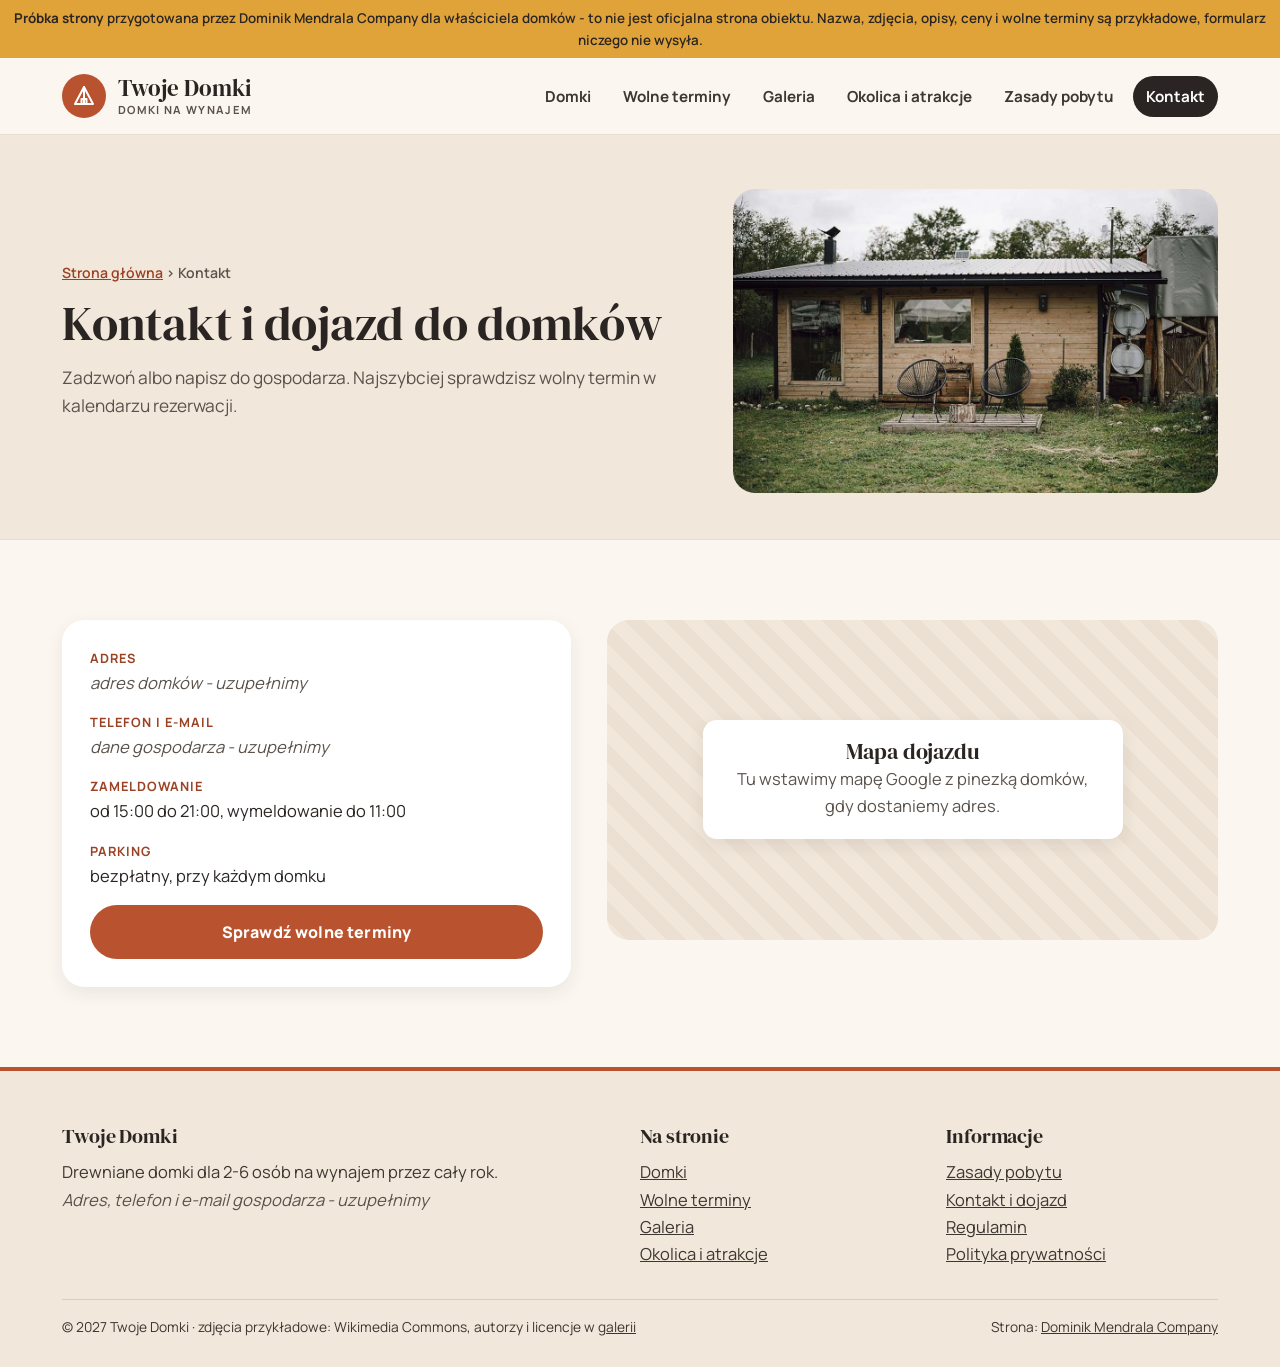
<file: kontakt/index.html>
<!DOCTYPE html>
<html lang="pl">
<head>
<meta charset="UTF-8">
<meta name="viewport" content="width=device-width, initial-scale=1">
<title>Kontakt i dojazd do domków - telefon, e-mail, godziny zameldowania</title>
<meta name="description" content="Kontakt z gospodarzem domków: telefon, e-mail i adres z dojazdem. Zameldowanie od 15:00, wymeldowanie do 11:00, parking przy domku.">
<meta name="robots" content="noindex, nofollow">
<link rel="preconnect" href="https://fonts.googleapis.com">
<link rel="preconnect" href="https://fonts.gstatic.com" crossorigin>
<link rel="stylesheet" href="https://fonts.googleapis.com/css2?family=DM+Serif+Display&family=Manrope:wght@400;500;600;700;800&display=swap">
<link rel="stylesheet" href="../assets/style.css?v=20261124e">
</head>
<body data-base="../" data-page="kontakt">
<div class="demo-bar"><span class="db-long"><b>Próbka strony</b> przygotowana przez Dominik Mendrala Company dla właściciela domków - to nie jest oficjalna strona obiektu. Nazwa, zdjęcia, opisy, ceny i wolne terminy są przykładowe, formularz niczego nie wysyła.</span><span class="db-short"><b>Próbka strony</b> - nazwa, zdjęcia, ceny i terminy przykładowe</span></div>
<header>
  <div class="wrap nav">
    <a class="logo" href="../" aria-label="Twoje Domki - strona główna">
      <span class="logo-mark"><svg width="24" height="24" viewBox="0 0 24 24" fill="none" stroke="currentColor" stroke-width="2" stroke-linecap="round" stroke-linejoin="round" aria-hidden="true"><path d="M12 3 3 20h18L12 3z"/><path d="M12 3v17"/><path d="M9.5 20v-5h5v5"/></svg></span>
      <span class="logo-txt">Twoje Domki<small>Domki na wynajem</small></span>
    </a>
    <ul class="menu"><li><a href="../domki/">Domki</a></li><li><a href="../rezerwacja/">Wolne terminy</a></li><li><a href="../galeria/">Galeria</a></li><li><a href="../okolica/">Okolica i atrakcje</a></li><li><a href="../zasady-pobytu/">Zasady pobytu</a></li><li><a href="../kontakt/" class="on" aria-current="page">Kontakt</a></li></ul>
    <button class="burger" type="button" aria-label="Menu" aria-expanded="false" onclick="const h=this.closest('header');h.classList.toggle('open');this.setAttribute('aria-expanded',h.classList.contains('open'))"><span></span><span></span><span></span></button>
  </div>
</header>
<main>
<section class="page-hero">
  <div class="wrap">
    <div><div class="crumbs"><a href="../">Strona główna</a> › Kontakt</div><h1>Kontakt i dojazd do domków</h1><p>Zadzwoń albo napisz do gospodarza. Najszybciej sprawdzisz wolny termin w kalendarzu rezerwacji.</p></div>
    <img src="../img/domek-drewniany-na-wynajem.jpg" alt="Drewniany domek z tarasem" fetchpriority="high" width="1080" height="720">
  </div>
</section>
<section><div class="wrap"><div class="contact-grid">
  <div class="contact-card">
    <div><b>Adres</b><span class="ph">adres domków - uzupełnimy</span></div>
    <div><b>Telefon i e-mail</b><span class="ph">dane gospodarza - uzupełnimy</span></div>
    <div><b>Zameldowanie</b>od 15:00 do 21:00, wymeldowanie do 11:00</div>
    <div><b>Parking</b>bezpłatny, przy każdym domku</div>
    <a class="btn btn-clay" href="../rezerwacja/">Sprawdź wolne terminy</a>
  </div>
  <div class="map-ph" style="margin-top:0"><div><h3>Mapa dojazdu</h3><p class="muted">Tu wstawimy mapę Google z pinezką domków, gdy dostaniemy adres.</p></div></div>
</div></div></section>
</main>
<footer>
  <div class="wrap">
    <div class="foot">
      <div>
        <h4>Twoje Domki</h4>
        <p>Drewniane domki dla 2-6 osób na wynajem przez cały rok.<br><span class="ph">Adres, telefon i e-mail gospodarza - uzupełnimy</span></p>
      </div>
      <div>
        <h4>Na stronie</h4>
        <p><a href="../domki/">Domki</a><br><a href="../rezerwacja/">Wolne terminy</a><br><a href="../galeria/">Galeria</a><br><a href="../okolica/">Okolica i atrakcje</a></p>
      </div>
      <div>
        <h4>Informacje</h4>
        <p><a href="../zasady-pobytu/">Zasady pobytu</a><br><a href="../kontakt/">Kontakt i dojazd</a><br><a href="#">Regulamin</a><br><a href="#">Polityka prywatności</a></p>
      </div>
    </div>
    <div class="copy"><span>© 2027 Twoje Domki · zdjęcia przykładowe: Wikimedia Commons, autorzy i licencje w <a href="../galeria/#zrodla">galerii</a></span><span>Strona: <a href="https://dmcompany.com.pl">Dominik Mendrala Company</a></span></div>
  </div>
</footer>
<a class="btn btn-clay mobile-cta" href="../rezerwacja/">Sprawdź wolne terminy</a>

<script src="../assets/app.js?v=20261124e"></script>
</body>
</html>
</file>
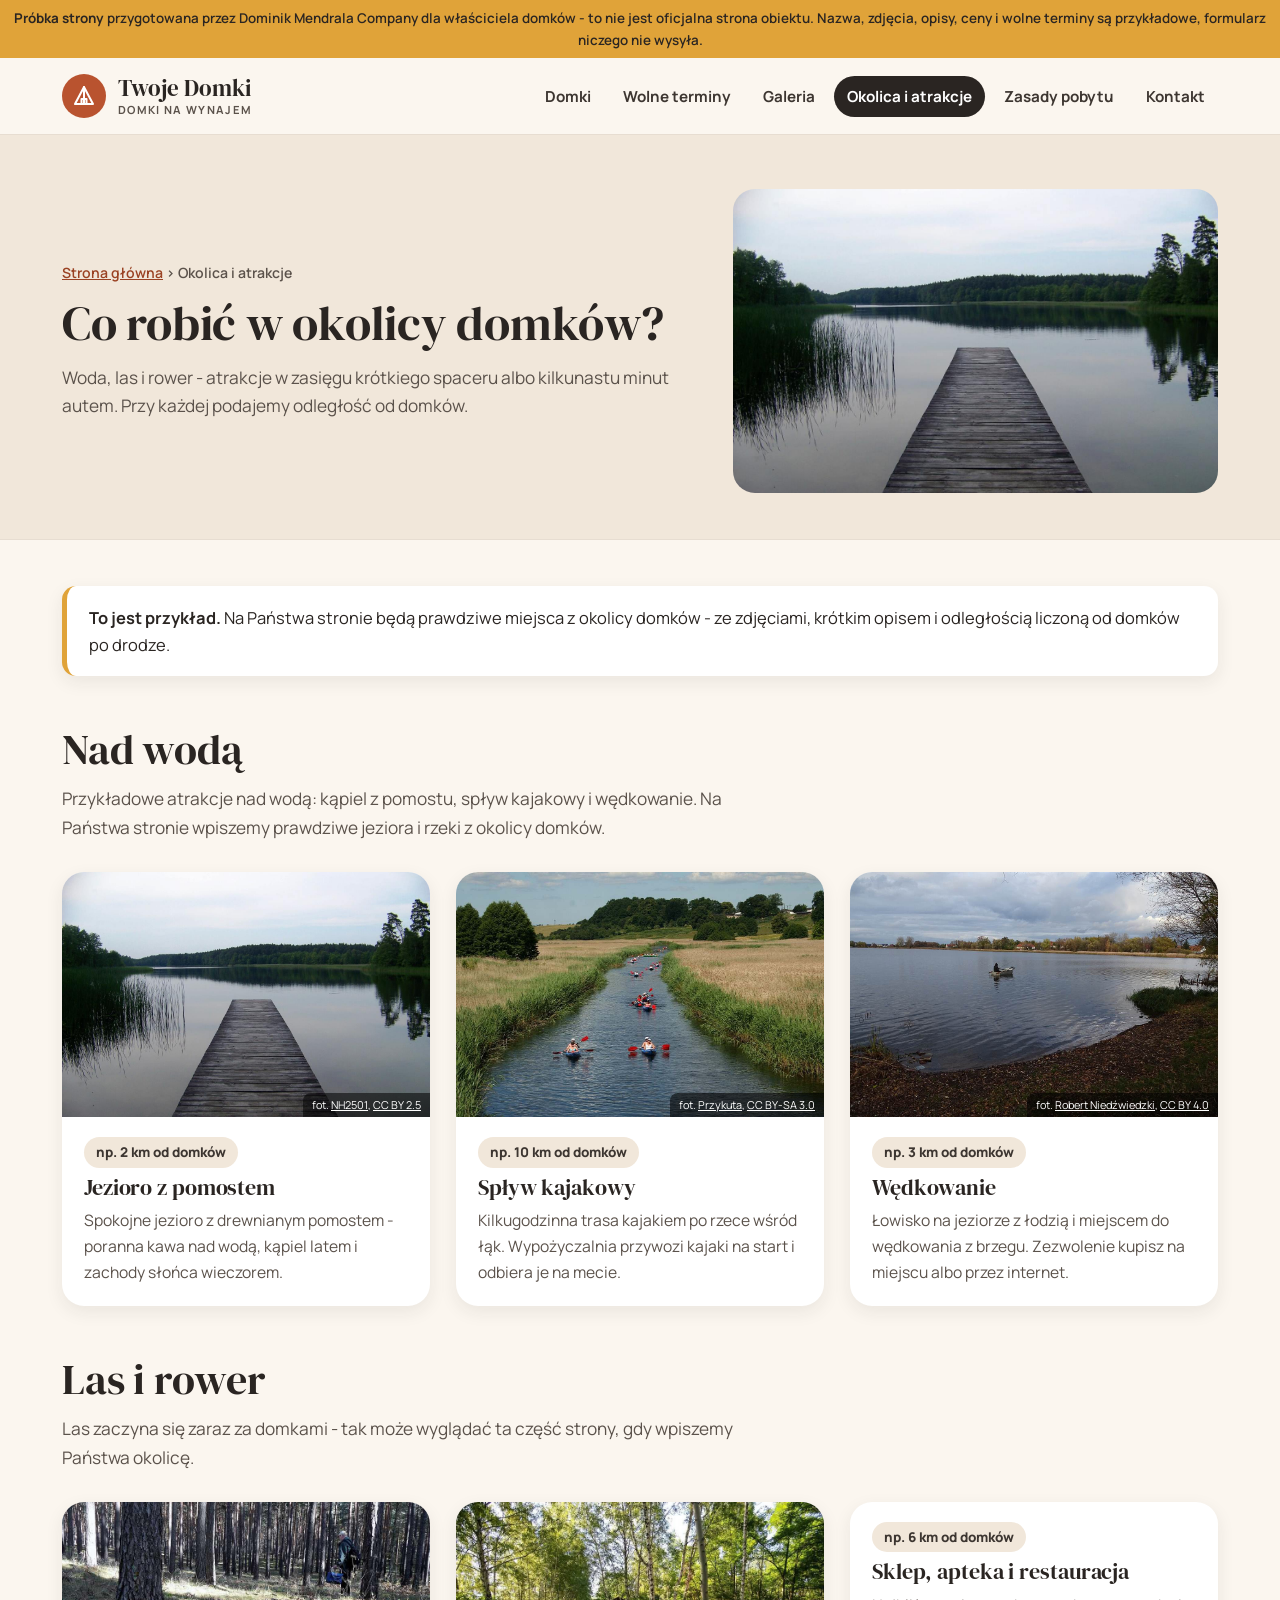
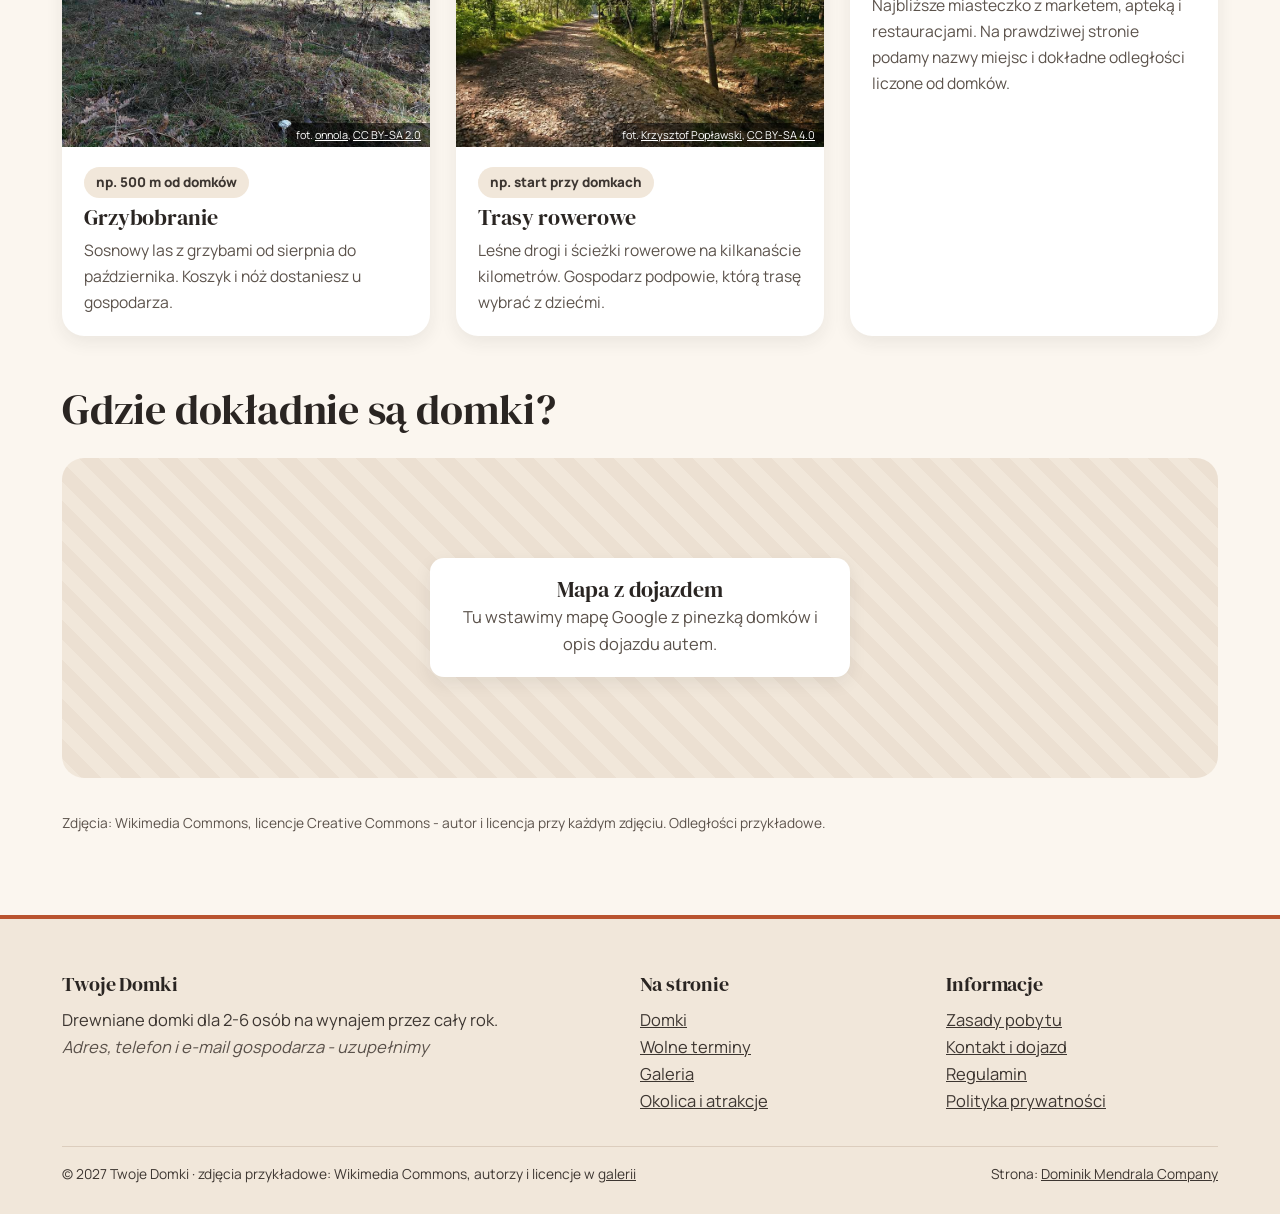
<file: okolica/index.html>
<!DOCTYPE html>
<html lang="pl">
<head>
<meta charset="UTF-8">
<meta name="viewport" content="width=device-width, initial-scale=1">
<title>Atrakcje w okolicy domków - jezioro, kajaki, las i trasy rowerowe</title>
<meta name="description" content="Co robić w okolicy domków: jezioro z pomostem, spływ kajakowy, wędkowanie, grzybobranie i trasy rowerowe - z odległością od domków.">
<meta name="robots" content="noindex, nofollow">
<link rel="preconnect" href="https://fonts.googleapis.com">
<link rel="preconnect" href="https://fonts.gstatic.com" crossorigin>
<link rel="stylesheet" href="https://fonts.googleapis.com/css2?family=DM+Serif+Display&family=Manrope:wght@400;500;600;700;800&display=swap">
<link rel="stylesheet" href="../assets/style.css?v=20261124e">
</head>
<body data-base="../" data-page="okolica">
<div class="demo-bar"><span class="db-long"><b>Próbka strony</b> przygotowana przez Dominik Mendrala Company dla właściciela domków - to nie jest oficjalna strona obiektu. Nazwa, zdjęcia, opisy, ceny i wolne terminy są przykładowe, formularz niczego nie wysyła.</span><span class="db-short"><b>Próbka strony</b> - nazwa, zdjęcia, ceny i terminy przykładowe</span></div>
<header>
  <div class="wrap nav">
    <a class="logo" href="../" aria-label="Twoje Domki - strona główna">
      <span class="logo-mark"><svg width="24" height="24" viewBox="0 0 24 24" fill="none" stroke="currentColor" stroke-width="2" stroke-linecap="round" stroke-linejoin="round" aria-hidden="true"><path d="M12 3 3 20h18L12 3z"/><path d="M12 3v17"/><path d="M9.5 20v-5h5v5"/></svg></span>
      <span class="logo-txt">Twoje Domki<small>Domki na wynajem</small></span>
    </a>
    <ul class="menu"><li><a href="../domki/">Domki</a></li><li><a href="../rezerwacja/">Wolne terminy</a></li><li><a href="../galeria/">Galeria</a></li><li><a href="../okolica/" class="on" aria-current="page">Okolica i atrakcje</a></li><li><a href="../zasady-pobytu/">Zasady pobytu</a></li><li><a href="../kontakt/">Kontakt</a></li></ul>
    <button class="burger" type="button" aria-label="Menu" aria-expanded="false" onclick="const h=this.closest('header');h.classList.toggle('open');this.setAttribute('aria-expanded',h.classList.contains('open'))"><span></span><span></span><span></span></button>
  </div>
</header>
<main>
<section class="page-hero">
  <div class="wrap">
    <div><div class="crumbs"><a href="../">Strona główna</a> › Okolica i atrakcje</div><h1>Co robić w okolicy domków?</h1><p>Woda, las i rower - atrakcje w zasięgu krótkiego spaceru albo kilkunastu minut autem. Przy każdej podajemy odległość od domków.</p></div>
    <img src="../img/jezioro-z-pomostem.jpg" alt="Drewniany pomost na jeziorze w lesie" fetchpriority="high" width="1200" height="902">
  </div>
</section>
<section style="padding-top:40px"><div class="wrap">
  <div class="info-box"><b>To jest przykład.</b> Na Państwa stronie będą prawdziwe miejsca z okolicy domków - ze zdjęciami, krótkim opisem i odległością liczoną od domków po drodze.</div>
  <div style="margin-top:50px"><h2>Nad wodą</h2><p class="lead">Przykładowe atrakcje nad wodą: kąpiel z pomostu, spływ kajakowy i wędkowanie. Na Państwa stronie wpiszemy prawdziwe jeziora i rzeki z okolicy domków.</p>
    <div class="attr-grid"><article class="attr"><figure><img src="../img/jezioro-z-pomostem.jpg" alt="Drewniany pomost na spokojnym jeziorze otoczonym lasem" loading="lazy" width="1200" height="902"><figcaption>fot. <a href="https://commons.wikimedia.org/wiki/File:Drawienski_Park_Narodowy_-_pomost_-_jezioro_Gluche.jpg" rel="nofollow noopener" target="_blank">NH2501</a>, <a href="https://creativecommons.org/licenses/by/2.5/" rel="nofollow noopener" target="_blank">CC BY 2.5</a></figcaption></figure><div class="attr-body"><span class="km">np. 2 km od domków</span><h3>Jezioro z pomostem</h3><p>Spokojne jezioro z drewnianym pomostem - poranna kawa nad wodą, kąpiel latem i zachody słońca wieczorem.</p></div></article><article class="attr"><figure><img src="../img/splyw-kajakowy.jpg" alt="Kajaki płynące rzeką wśród łąk w słoneczny dzień" loading="lazy" width="1200" height="715"><figcaption>fot. <a href="https://commons.wikimedia.org/wiki/File:Brda_sp%C5%82yw_kajakowy_04.07.10_p.jpg" rel="nofollow noopener" target="_blank">Przykuta</a>, <a href="https://creativecommons.org/licenses/by-sa/3.0/" rel="nofollow noopener" target="_blank">CC BY-SA 3.0</a></figcaption></figure><div class="attr-body"><span class="km">np. 10 km od domków</span><h3>Spływ kajakowy</h3><p>Kilkugodzinna trasa kajakiem po rzece wśród łąk. Wypożyczalnia przywozi kajaki na start i odbiera je na mecie.</p></div></article><article class="attr"><figure><img src="../img/wedkowanie-nad-jeziorem.jpg" alt="Wędkarz w łodzi na jeziorze jesienią" loading="lazy" width="1200" height="800"><figcaption>fot. <a href="https://commons.wikimedia.org/wiki/File:Jezioro_Ja%C5%9Bkowickie_i_w%C4%99dkarz.jpg" rel="nofollow noopener" target="_blank">Robert Niedźwiedzki</a>, <a href="https://creativecommons.org/licenses/by/4.0/" rel="nofollow noopener" target="_blank">CC BY 4.0</a></figcaption></figure><div class="attr-body"><span class="km">np. 3 km od domków</span><h3>Wędkowanie</h3><p>Łowisko na jeziorze z łodzią i miejscem do wędkowania z brzegu. Zezwolenie kupisz na miejscu albo przez internet.</p></div></article></div></div><div style="margin-top:50px"><h2>Las i rower</h2><p class="lead">Las zaczyna się zaraz za domkami - tak może wyglądać ta część strony, gdy wpiszemy Państwa okolicę.</p>
    <div class="attr-grid"><article class="attr"><figure><img src="../img/grzybobranie-w-lesie.jpg" alt="Grzybiarz z koszykiem w sosnowym lesie" loading="lazy" width="900" height="675"><figcaption>fot. <a href="https://commons.wikimedia.org/wiki/File:Mushroom_collector_in_a_forest,_south_of_Berlin_in_Brandenburg,_2012-10-21_140012.jpg" rel="nofollow noopener" target="_blank">onnola</a>, <a href="https://creativecommons.org/licenses/by-sa/2.0/" rel="nofollow noopener" target="_blank">CC BY-SA 2.0</a></figcaption></figure><div class="attr-body"><span class="km">np. 500 m od domków</span><h3>Grzybobranie</h3><p>Sosnowy las z grzybami od sierpnia do października. Koszyk i nóż dostaniesz u gospodarza.</p></div></article><article class="attr"><figure><img src="../img/sciezka-rowerowa.jpg" alt="Szutrowa ścieżka rowerowa wśród brzóz" loading="lazy" width="860" height="572"><figcaption>fot. <a href="https://commons.wikimedia.org/wiki/File:%C5%9Acie%C5%BCka_rowerowa_wykonana_na_by%C5%82ym_nasypie_kolejowym_kolei_piaskowej_w_Park_Tysi%C4%85clecia_w_Sosnowcu.jpg" rel="nofollow noopener" target="_blank">Krzysztof Popławski</a>, <a href="https://creativecommons.org/licenses/by-sa/4.0/" rel="nofollow noopener" target="_blank">CC BY-SA 4.0</a></figcaption></figure><div class="attr-body"><span class="km">np. start przy domkach</span><h3>Trasy rowerowe</h3><p>Leśne drogi i ścieżki rowerowe na kilkanaście kilometrów. Gospodarz podpowie, którą trasę wybrać z dziećmi.</p></div></article><article class="attr"><div class="attr-body"><span class="km">np. 6 km od domków</span><h3>Sklep, apteka i restauracja</h3><p>Najbliższe miasteczko z marketem, apteką i restauracjami. Na prawdziwej stronie podamy nazwy miejsc i dokładne odległości liczone od domków.</p></div></article></div></div>
  <div style="margin-top:50px"><h2>Gdzie dokładnie są domki?</h2>
    <div class="map-ph"><div><h3>Mapa z dojazdem</h3><p class="muted">Tu wstawimy mapę Google z pinezką domków i opis dojazdu autem.</p></div></div></div>
  <p class="credits">Zdjęcia: Wikimedia Commons, licencje Creative Commons - autor i licencja przy każdym zdjęciu. Odległości przykładowe.</p>
</div></section>
</main>
<footer>
  <div class="wrap">
    <div class="foot">
      <div>
        <h4>Twoje Domki</h4>
        <p>Drewniane domki dla 2-6 osób na wynajem przez cały rok.<br><span class="ph">Adres, telefon i e-mail gospodarza - uzupełnimy</span></p>
      </div>
      <div>
        <h4>Na stronie</h4>
        <p><a href="../domki/">Domki</a><br><a href="../rezerwacja/">Wolne terminy</a><br><a href="../galeria/">Galeria</a><br><a href="../okolica/">Okolica i atrakcje</a></p>
      </div>
      <div>
        <h4>Informacje</h4>
        <p><a href="../zasady-pobytu/">Zasady pobytu</a><br><a href="../kontakt/">Kontakt i dojazd</a><br><a href="#">Regulamin</a><br><a href="#">Polityka prywatności</a></p>
      </div>
    </div>
    <div class="copy"><span>© 2027 Twoje Domki · zdjęcia przykładowe: Wikimedia Commons, autorzy i licencje w <a href="../galeria/#zrodla">galerii</a></span><span>Strona: <a href="https://dmcompany.com.pl">Dominik Mendrala Company</a></span></div>
  </div>
</footer>
<a class="btn btn-clay mobile-cta" href="../rezerwacja/">Sprawdź wolne terminy</a>

<script src="../assets/app.js?v=20261124e"></script>
</body>
</html>
</file>
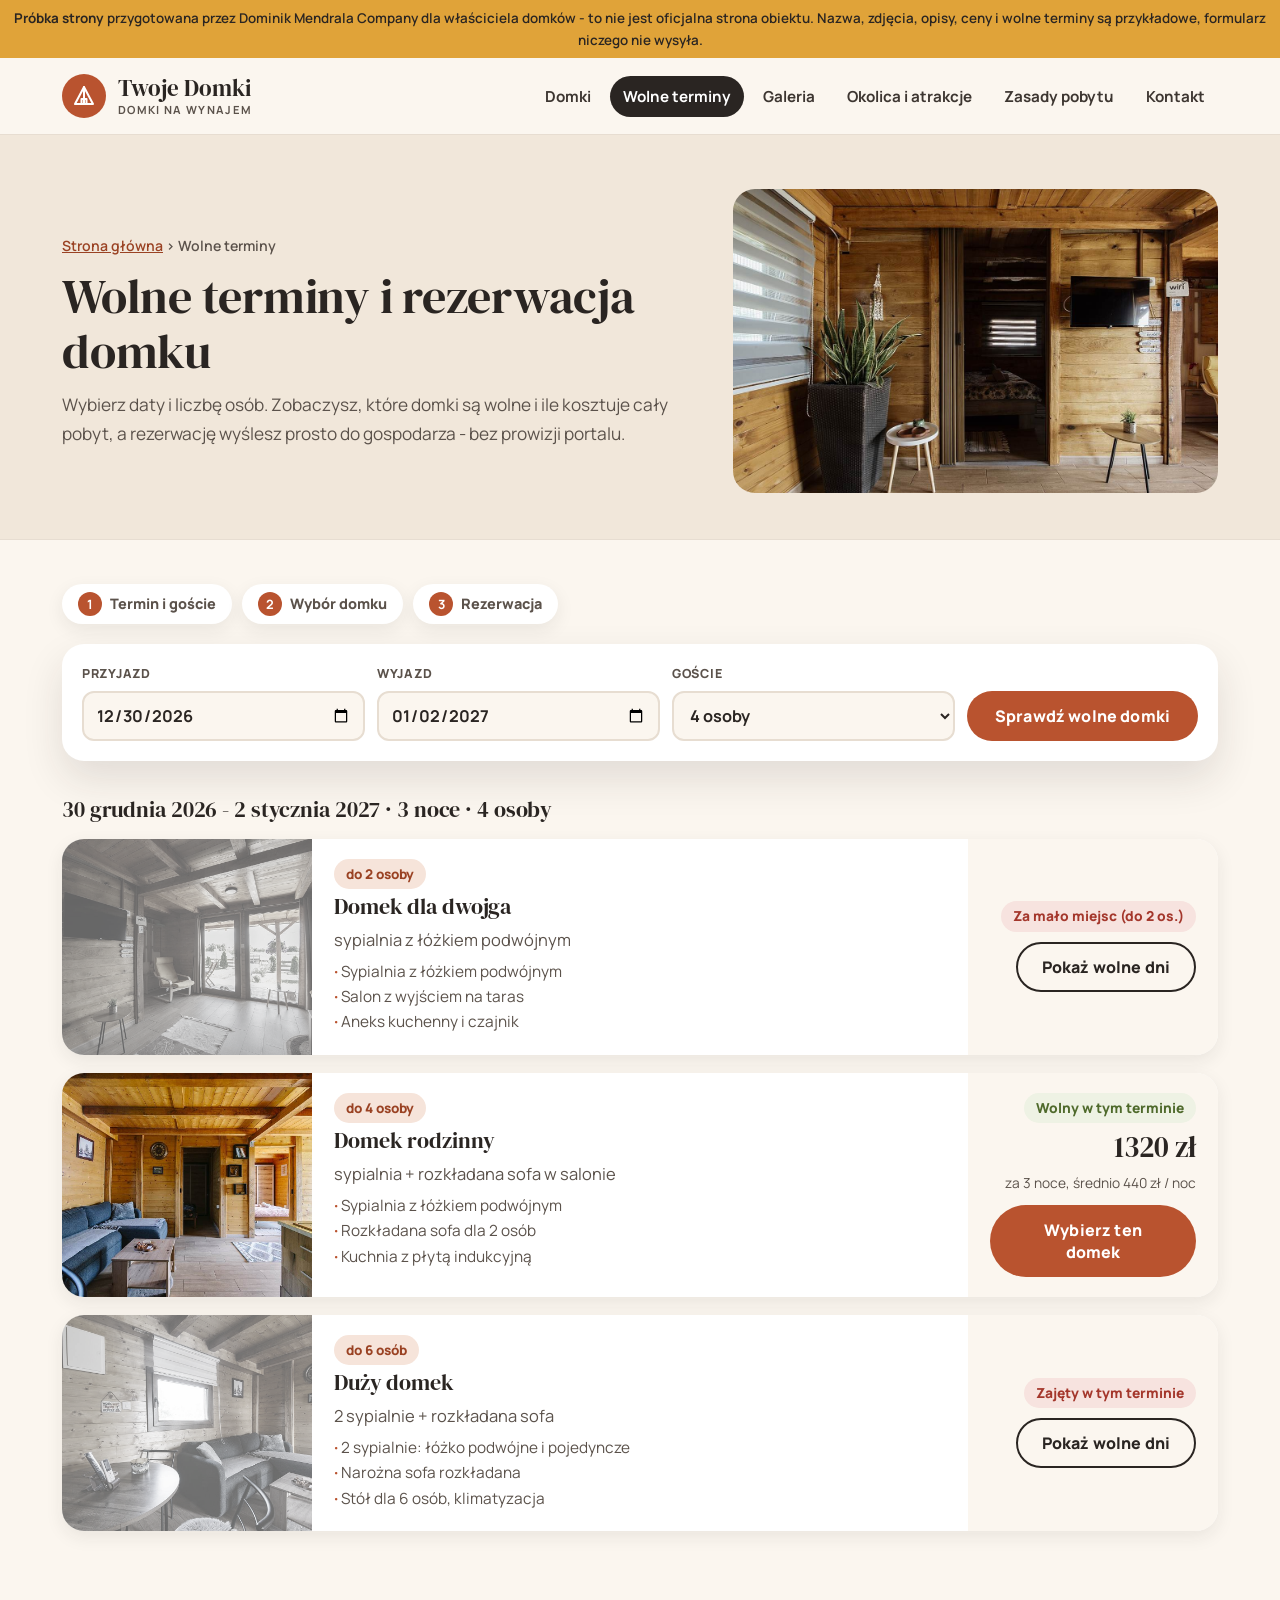
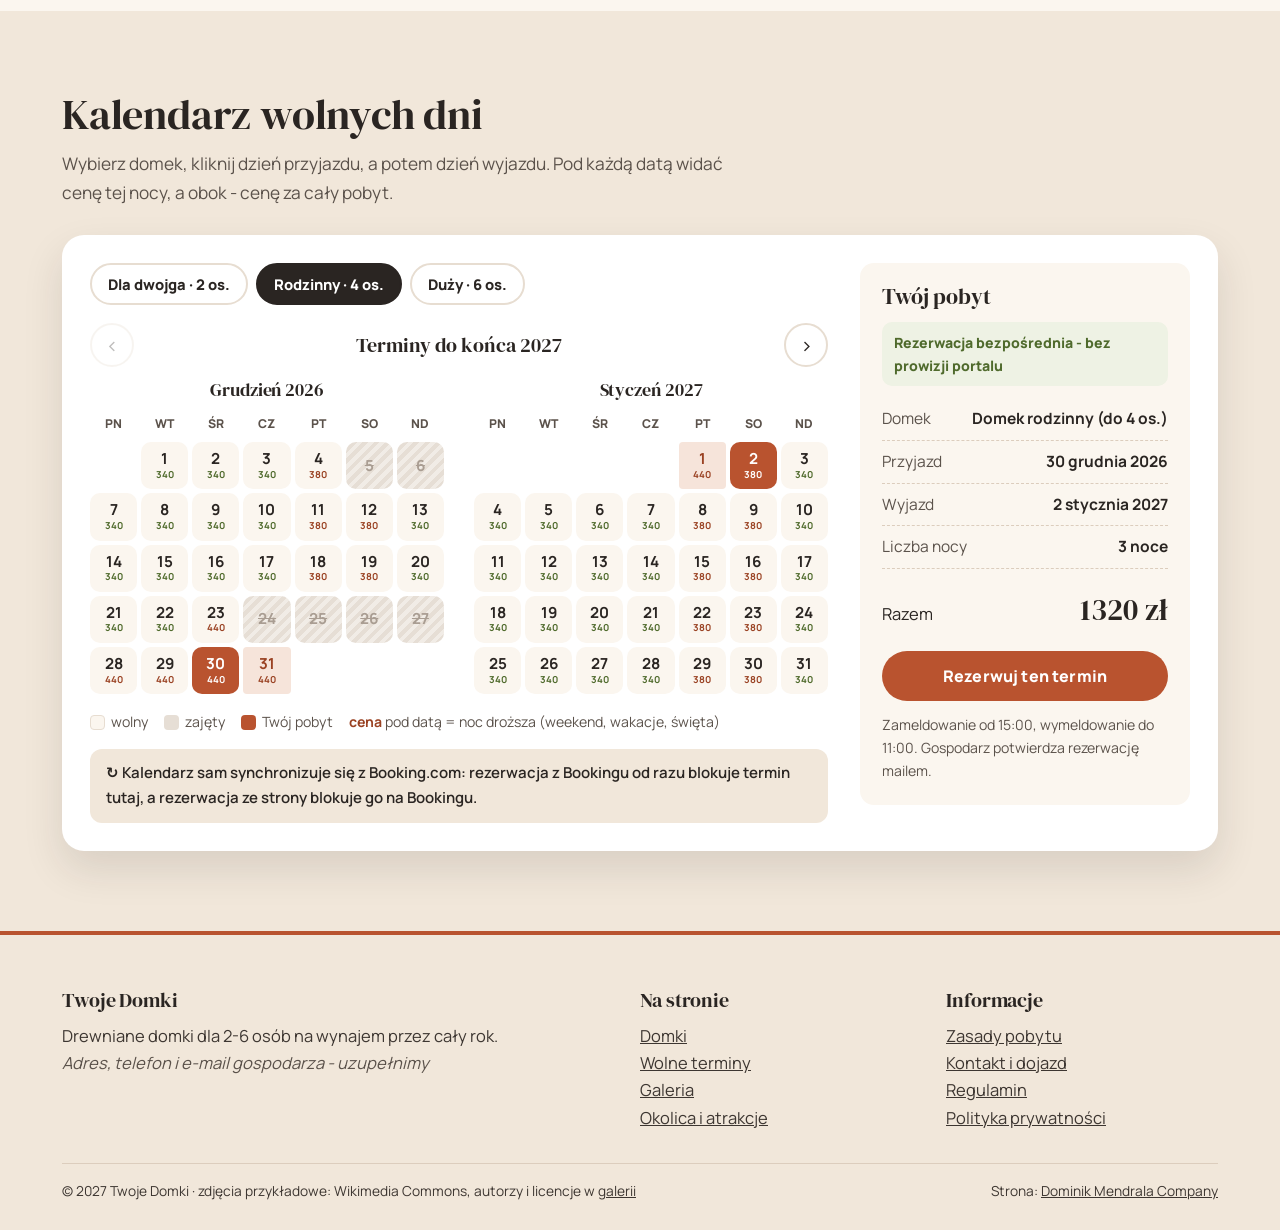
<file: rezerwacja/index.html>
<!DOCTYPE html>
<html lang="pl">
<head>
<meta charset="UTF-8">
<meta name="viewport" content="width=device-width, initial-scale=1">
<title>Wolne terminy i rezerwacja domku - cena za cały pobyt od razu</title>
<meta name="description" content="Sprawdź wolne terminy w domkach: wybierz daty i liczbę osób, porównaj domki i cenę za cały pobyt, a rezerwację wyślij bezpośrednio do gospodarza.">
<meta name="robots" content="noindex, nofollow">
<link rel="preconnect" href="https://fonts.googleapis.com">
<link rel="preconnect" href="https://fonts.gstatic.com" crossorigin>
<link rel="stylesheet" href="https://fonts.googleapis.com/css2?family=DM+Serif+Display&family=Manrope:wght@400;500;600;700;800&display=swap">
<link rel="stylesheet" href="../assets/style.css?v=20261124e">
</head>
<body data-base="../" data-page="rezerwacja">
<div class="demo-bar"><span class="db-long"><b>Próbka strony</b> przygotowana przez Dominik Mendrala Company dla właściciela domków - to nie jest oficjalna strona obiektu. Nazwa, zdjęcia, opisy, ceny i wolne terminy są przykładowe, formularz niczego nie wysyła.</span><span class="db-short"><b>Próbka strony</b> - nazwa, zdjęcia, ceny i terminy przykładowe</span></div>
<header>
  <div class="wrap nav">
    <a class="logo" href="../" aria-label="Twoje Domki - strona główna">
      <span class="logo-mark"><svg width="24" height="24" viewBox="0 0 24 24" fill="none" stroke="currentColor" stroke-width="2" stroke-linecap="round" stroke-linejoin="round" aria-hidden="true"><path d="M12 3 3 20h18L12 3z"/><path d="M12 3v17"/><path d="M9.5 20v-5h5v5"/></svg></span>
      <span class="logo-txt">Twoje Domki<small>Domki na wynajem</small></span>
    </a>
    <ul class="menu"><li><a href="../domki/">Domki</a></li><li><a href="../rezerwacja/" class="on" aria-current="page">Wolne terminy</a></li><li><a href="../galeria/">Galeria</a></li><li><a href="../okolica/">Okolica i atrakcje</a></li><li><a href="../zasady-pobytu/">Zasady pobytu</a></li><li><a href="../kontakt/">Kontakt</a></li></ul>
    <button class="burger" type="button" aria-label="Menu" aria-expanded="false" onclick="const h=this.closest('header');h.classList.toggle('open');this.setAttribute('aria-expanded',h.classList.contains('open'))"><span></span><span></span><span></span></button>
  </div>
</header>
<main>
<section class="page-hero">
  <div class="wrap">
    <div><div class="crumbs"><a href="../">Strona główna</a> › Wolne terminy</div><h1>Wolne terminy i rezerwacja domku</h1><p>Wybierz daty i liczbę osób. Zobaczysz, które domki są wolne i ile kosztuje cały pobyt, a rezerwację wyślesz prosto do gospodarza - bez prowizji portalu.</p></div>
    <img src="../img/wejscie-do-sypialni.jpg" alt="Wejście do sypialni w drewnianym domku" fetchpriority="high" width="1200" height="801">
  </div>
</section>
<section id="szukaj" style="padding-top:44px"><div class="wrap">
  <div class="steps"><span><b>1</b>Termin i goście</span><span><b>2</b>Wybór domku</span><span><b>3</b>Rezerwacja</span></div>
  <form class="search inline" id="searchForm" action="" method="get">
      <label>Przyjazd<input type="date" id="sIn" name="in" min="2026-12-01" max="2027-12-31" value="2026-12-30" required></label>
      <label>Wyjazd<input type="date" id="sOut" name="out" min="2026-12-02" max="2028-01-01" value="2027-01-02" required></label>
      <label>Goście
        <select id="sGuests" name="g"><option value="1">1 osoba</option><option value="2">2 osoby</option><option value="3">3 osoby</option><option value="4" selected>4 osoby</option><option value="5">5 osób</option><option value="6">6 osób</option></select>
      </label>
      <button class="btn btn-clay" type="submit">Sprawdź wolne domki</button>
    </form>
  <h2 class="results-head" id="resultsHead"></h2>
  <div class="results" id="results"></div>
</div></section>
<section id="kalendarz" class="band-sand"><div class="wrap">
  <h2>Kalendarz wolnych dni</h2>
  <p class="lead">Wybierz domek, kliknij dzień przyjazdu, a potem dzień wyjazdu. Pod każdą datą widać cenę tej nocy, a obok - cenę za cały pobyt.</p>
  <div class="cal-box">
    <div>
      <div class="tabs" id="tabs"></div>
      <div class="cal-head"><button type="button" id="prev" aria-label="Poprzedni miesiąc">‹</button><strong>Terminy do końca 2027</strong><button type="button" id="next" aria-label="Następny miesiąc">›</button></div>
      <div class="months" id="months"></div>
      <div class="legend"><span><i style="background:var(--cream);border:1px solid var(--line)"></i>wolny</span><span><i style="background:#e6ded5"></i>zajęty</span><span><i style="background:var(--clay)"></i>Twój pobyt</span><span><b style="color:var(--clay-d)">cena</b> pod datą = noc droższa (weekend, wakacje, święta)</span></div>
      <p class="sync">↻ Kalendarz sam synchronizuje się z Booking.com: rezerwacja z Bookingu od razu blokuje termin tutaj, a rezerwacja ze strony blokuje go na Bookingu.</p>
    </div>
    <aside class="summary">
      <h3>Twój pobyt</h3>
      <div class="direct">Rezerwacja bezpośrednia - bez prowizji portalu</div>
      <div class="sum-row"><span>Domek</span><span id="sumCabin">-</span></div>
      <div class="sum-row"><span>Przyjazd</span><span id="sumIn">-</span></div>
      <div class="sum-row"><span>Wyjazd</span><span id="sumOut">-</span></div>
      <div class="sum-row"><span>Liczba nocy</span><span id="sumNights">-</span></div>
      <div class="sum-total"><span>Razem</span><b id="sumTotal">-</b></div>
      <button class="btn btn-clay" id="bookBtn" disabled>Rezerwuj ten termin</button>
      <p class="hint">Zameldowanie od 15:00, wymeldowanie do 11:00. Gospodarz potwierdza rezerwację mailem.</p>
    </aside>
  </div>
</div></section>
</main>
<footer>
  <div class="wrap">
    <div class="foot">
      <div>
        <h4>Twoje Domki</h4>
        <p>Drewniane domki dla 2-6 osób na wynajem przez cały rok.<br><span class="ph">Adres, telefon i e-mail gospodarza - uzupełnimy</span></p>
      </div>
      <div>
        <h4>Na stronie</h4>
        <p><a href="../domki/">Domki</a><br><a href="../rezerwacja/">Wolne terminy</a><br><a href="../galeria/">Galeria</a><br><a href="../okolica/">Okolica i atrakcje</a></p>
      </div>
      <div>
        <h4>Informacje</h4>
        <p><a href="../zasady-pobytu/">Zasady pobytu</a><br><a href="../kontakt/">Kontakt i dojazd</a><br><a href="#">Regulamin</a><br><a href="#">Polityka prywatności</a></p>
      </div>
    </div>
    <div class="copy"><span>© 2027 Twoje Domki · zdjęcia przykładowe: Wikimedia Commons, autorzy i licencje w <a href="../galeria/#zrodla">galerii</a></span><span>Strona: <a href="https://dmcompany.com.pl">Dominik Mendrala Company</a></span></div>
  </div>
</footer>
<a class="btn btn-clay mobile-cta" href="../rezerwacja/">Sprawdź wolne terminy</a>
<div class="modal" id="modal" role="dialog" aria-label="Rezerwacja">
  <div class="modal-box">
    <button class="x" id="mClose" aria-label="Zamknij">×</button>
    <div id="mForm">
      <h3>Rezerwacja domku</h3>
      <div class="mini" id="mSummary"></div>
      <form id="bookForm">
        <label class="f">Imię i nazwisko<input required autocomplete="name" placeholder="Jan Kowalski"></label>
        <label class="f">E-mail<input type="email" required autocomplete="email" placeholder="jan.kowalski@example.com"></label>
        <label class="f">Telefon<input type="tel" required autocomplete="tel" placeholder="500 000 000"></label>
        <label class="f">Uwagi (np. pies, łóżeczko dla dziecka, godzina przyjazdu)<textarea rows="3"></textarea></label>
        <label class="chk"><input type="checkbox" required> Zapoznałem się z regulaminem i polityką prywatności. Dane z formularza służą tylko do obsługi rezerwacji.</label>
        <button class="btn btn-clay" style="width:100%;margin-top:16px" type="submit">Wyślij rezerwację</button>
      </form>
    </div>
    <div class="ok-msg" id="mOk">
      <div class="ico">✓</div>
      <h3>Dziękujemy!</h3>
      <p class="muted" style="margin-top:8px">Na prawdziwej stronie gość dostaje tu potwierdzenie, a gospodarz od razu maila z rezerwacją. W próbce nic nie zostało wysłane.</p>
    </div>
  </div>
</div>

<script src="../assets/app.js?v=20261124e"></script>
</body>
</html>
</file>
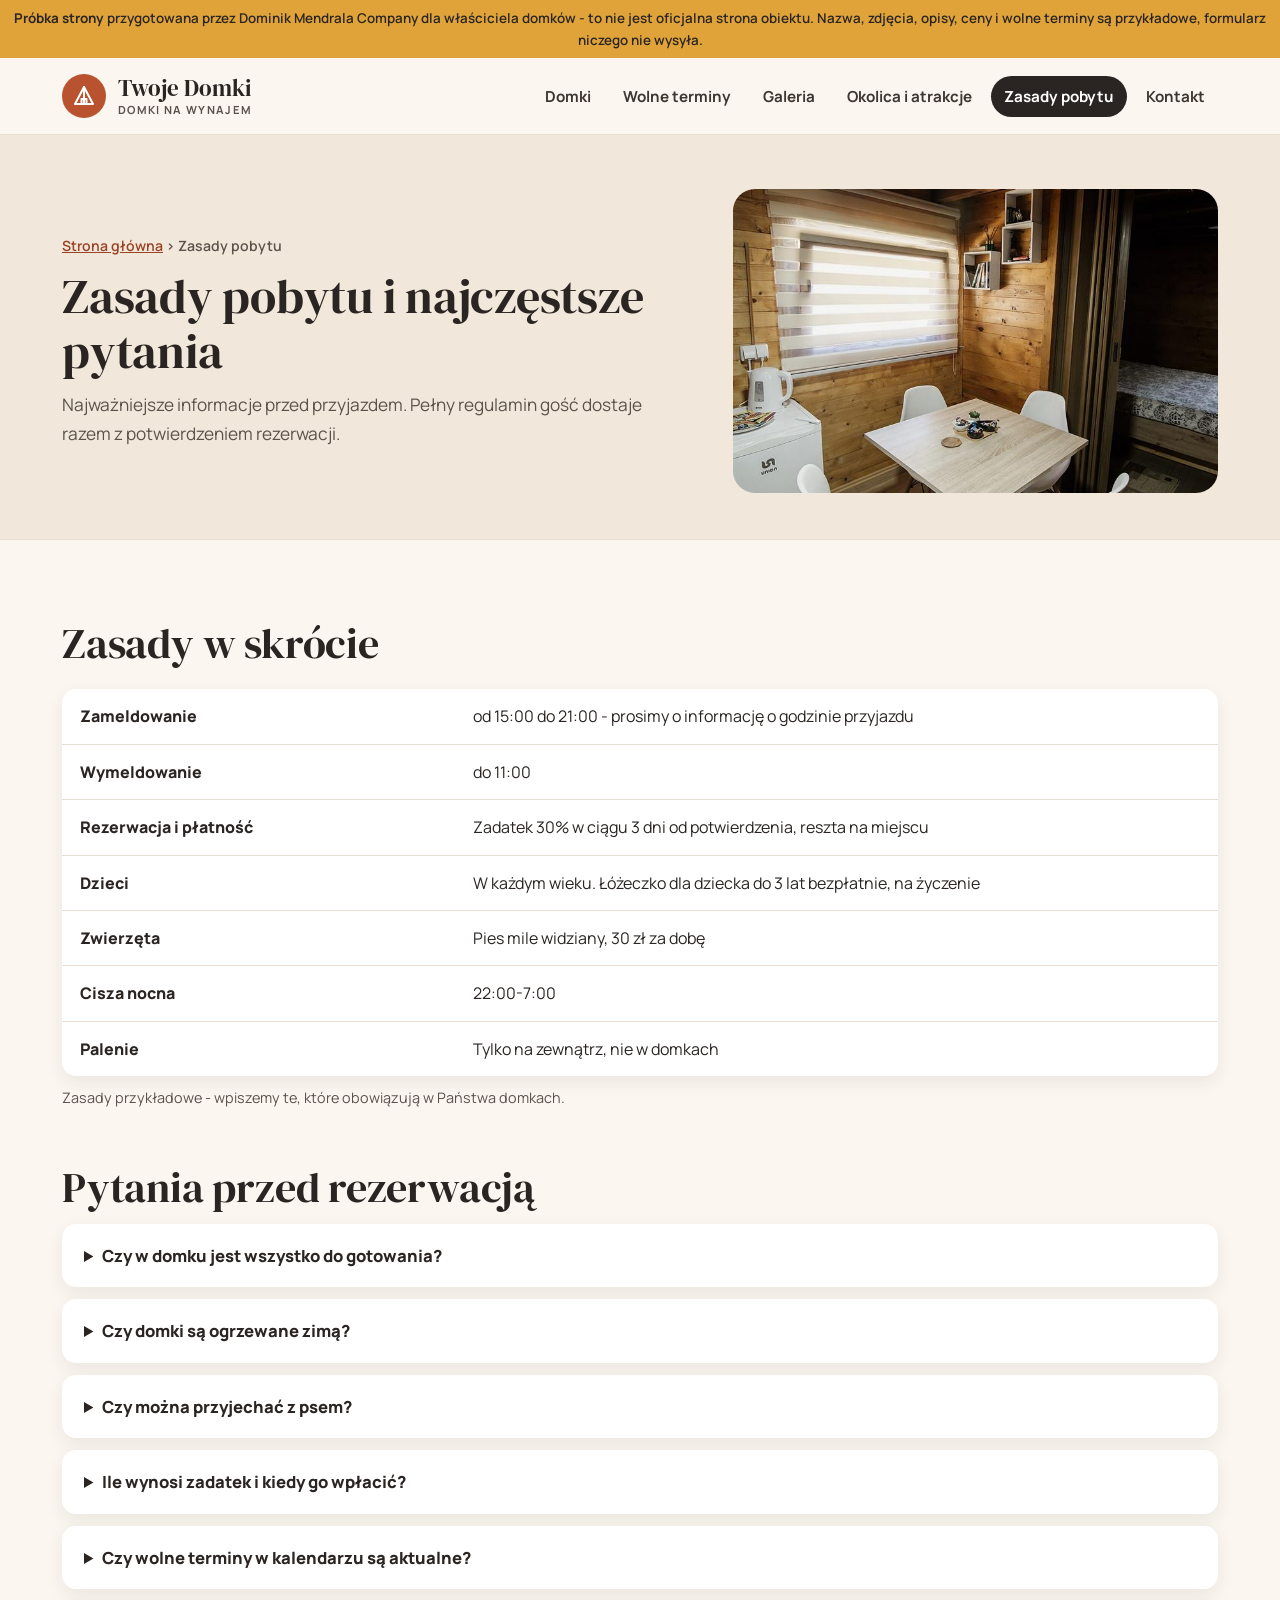
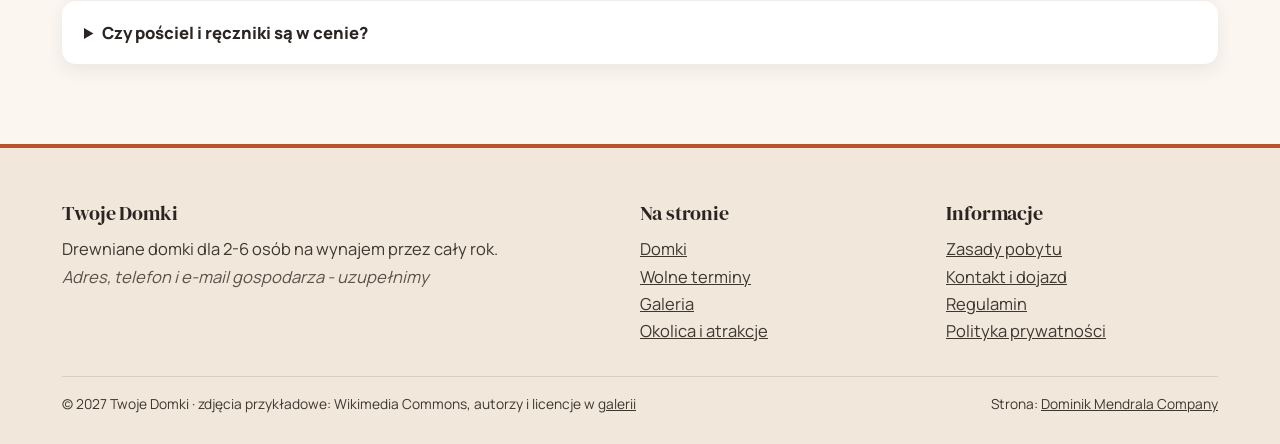
<file: zasady-pobytu/index.html>
<!DOCTYPE html>
<html lang="pl">
<head>
<meta charset="UTF-8">
<meta name="viewport" content="width=device-width, initial-scale=1">
<title>Zasady pobytu w domkach - zameldowanie, zwierzęta, dzieci, płatność</title>
<meta name="description" content="Zameldowanie od 15:00, wymeldowanie do 11:00, pies za dopłatą, łóżeczko dla dziecka gratis, zadatek 30%. Najczęstsze pytania gości przed rezerwacją.">
<meta name="robots" content="noindex, nofollow">
<link rel="preconnect" href="https://fonts.googleapis.com">
<link rel="preconnect" href="https://fonts.gstatic.com" crossorigin>
<link rel="stylesheet" href="https://fonts.googleapis.com/css2?family=DM+Serif+Display&family=Manrope:wght@400;500;600;700;800&display=swap">
<link rel="stylesheet" href="../assets/style.css?v=20261124e">
</head>
<body data-base="../" data-page="zasady-pobytu">
<div class="demo-bar"><span class="db-long"><b>Próbka strony</b> przygotowana przez Dominik Mendrala Company dla właściciela domków - to nie jest oficjalna strona obiektu. Nazwa, zdjęcia, opisy, ceny i wolne terminy są przykładowe, formularz niczego nie wysyła.</span><span class="db-short"><b>Próbka strony</b> - nazwa, zdjęcia, ceny i terminy przykładowe</span></div>
<header>
  <div class="wrap nav">
    <a class="logo" href="../" aria-label="Twoje Domki - strona główna">
      <span class="logo-mark"><svg width="24" height="24" viewBox="0 0 24 24" fill="none" stroke="currentColor" stroke-width="2" stroke-linecap="round" stroke-linejoin="round" aria-hidden="true"><path d="M12 3 3 20h18L12 3z"/><path d="M12 3v17"/><path d="M9.5 20v-5h5v5"/></svg></span>
      <span class="logo-txt">Twoje Domki<small>Domki na wynajem</small></span>
    </a>
    <ul class="menu"><li><a href="../domki/">Domki</a></li><li><a href="../rezerwacja/">Wolne terminy</a></li><li><a href="../galeria/">Galeria</a></li><li><a href="../okolica/">Okolica i atrakcje</a></li><li><a href="../zasady-pobytu/" class="on" aria-current="page">Zasady pobytu</a></li><li><a href="../kontakt/">Kontakt</a></li></ul>
    <button class="burger" type="button" aria-label="Menu" aria-expanded="false" onclick="const h=this.closest('header');h.classList.toggle('open');this.setAttribute('aria-expanded',h.classList.contains('open'))"><span></span><span></span><span></span></button>
  </div>
</header>
<main>
<section class="page-hero">
  <div class="wrap">
    <div><div class="crumbs"><a href="../">Strona główna</a> › Zasady pobytu</div><h1>Zasady pobytu i najczęstsze pytania</h1><p>Najważniejsze informacje przed przyjazdem. Pełny regulamin gość dostaje razem z potwierdzeniem rezerwacji.</p></div>
    <img src="../img/jadalnia-w-domku.jpg" alt="Stół z krzesłami w drewnianym domku" fetchpriority="high" width="760" height="1138">
  </div>
</section>
<section><div class="wrap">
  <h2>Zasady w skrócie</h2>
  <table>
    <tbody>
    <tr><th>Zameldowanie</th><td>od 15:00 do 21:00 - prosimy o informację o godzinie przyjazdu</td></tr>
    <tr><th>Wymeldowanie</th><td>do 11:00</td></tr>
    <tr><th>Rezerwacja i płatność</th><td>Zadatek 30% w ciągu 3 dni od potwierdzenia, reszta na miejscu</td></tr>
    <tr><th>Dzieci</th><td>W każdym wieku. Łóżeczko dla dziecka do 3 lat bezpłatnie, na życzenie</td></tr>
    <tr><th>Zwierzęta</th><td>Pies mile widziany, 30 zł za dobę</td></tr>
    <tr><th>Cisza nocna</th><td>22:00-7:00</td></tr>
    <tr><th>Palenie</th><td>Tylko na zewnątrz, nie w domkach</td></tr>
    </tbody>
  </table>
  <p class="note">Zasady przykładowe - wpiszemy te, które obowiązują w Państwa domkach.</p>
  <h2 style="margin-top:54px">Pytania przed rezerwacją</h2>
  <details><summary>Czy w domku jest wszystko do gotowania?</summary><p>Tak. Jest płyta, lodówka, czajnik, garnki, patelnia, naczynia i sztućce. Na zewnątrz jest grill i miejsce na ognisko.</p></details>
  <details><summary>Czy domki są ogrzewane zimą?</summary><p>Tak, domki są całoroczne i ogrzewane, więc można przyjechać także na święta, Sylwestra i ferie.</p></details>
  <details><summary>Czy można przyjechać z psem?</summary><p>Tak. Opłata za psa wynosi 30 zł za dobę. Prosimy o informację w uwagach do rezerwacji.</p></details>
  <details><summary>Ile wynosi zadatek i kiedy go wpłacić?</summary><p>Zadatek to 30% ceny pobytu, płatny w ciągu 3 dni od potwierdzenia rezerwacji. Resztę płacisz na miejscu.</p></details>
  <details><summary>Czy wolne terminy w kalendarzu są aktualne?</summary><p>Tak. Kalendarz sam pobiera rezerwacje z Booking.com i blokuje zajęte dni, więc widzisz tylko terminy, które naprawdę są wolne.</p></details>
  <details><summary>Czy pościel i ręczniki są w cenie?</summary><p>Tak, pościel i ręczniki są w cenie pobytu.</p></details>
</div></section>
</main>
<footer>
  <div class="wrap">
    <div class="foot">
      <div>
        <h4>Twoje Domki</h4>
        <p>Drewniane domki dla 2-6 osób na wynajem przez cały rok.<br><span class="ph">Adres, telefon i e-mail gospodarza - uzupełnimy</span></p>
      </div>
      <div>
        <h4>Na stronie</h4>
        <p><a href="../domki/">Domki</a><br><a href="../rezerwacja/">Wolne terminy</a><br><a href="../galeria/">Galeria</a><br><a href="../okolica/">Okolica i atrakcje</a></p>
      </div>
      <div>
        <h4>Informacje</h4>
        <p><a href="../zasady-pobytu/">Zasady pobytu</a><br><a href="../kontakt/">Kontakt i dojazd</a><br><a href="#">Regulamin</a><br><a href="#">Polityka prywatności</a></p>
      </div>
    </div>
    <div class="copy"><span>© 2027 Twoje Domki · zdjęcia przykładowe: Wikimedia Commons, autorzy i licencje w <a href="../galeria/#zrodla">galerii</a></span><span>Strona: <a href="https://dmcompany.com.pl">Dominik Mendrala Company</a></span></div>
  </div>
</footer>
<a class="btn btn-clay mobile-cta" href="../rezerwacja/">Sprawdź wolne terminy</a>

<script src="../assets/app.js?v=20261124e"></script>
</body>
</html>
</file>
<file: assets/style.css>
/* Wizualizacja - Twoje Domki (próbka). Terakota + grafit + krem, DM Serif Display + Manrope. */
:root{
  --ink:#2a2522; --ink-2:#3d3631; --muted:#5b524b; --line:#e7ddd1;
  --clay:#b9532f; --clay-d:#9a4223; --clay-l:#f6e4da;
  --cream:#fbf6ef; --sand:#f1e7da; --honey:#e0a339; --white:#fff;
  --free:#4f6a2c; --free-l:#eef2e4; --busy:#a4372c; --busy-l:#f7e3df;
  --head:"DM Serif Display",Georgia,"Times New Roman",serif;
  --body:"Manrope",system-ui,-apple-system,"Segoe UI",Arial,sans-serif;
  --r:22px; --r-s:14px; --shadow:0 18px 40px rgba(42,37,34,.12); --shadow-s:0 6px 18px rgba(42,37,34,.08);
}
*{box-sizing:border-box;margin:0;padding:0}
html{scroll-behavior:smooth}
body{font-family:var(--body);color:var(--ink);background:var(--cream);line-height:1.65;font-size:16.5px}
img{max-width:100%;display:block}
a{color:inherit}
button,input,select,textarea{font-family:inherit}
h1,h2,h3,h4{font-family:var(--head);font-weight:400;line-height:1.15;color:var(--ink);letter-spacing:-.005em}
h2{font-size:clamp(1.8rem,3.4vw,2.6rem);margin-bottom:.7rem}
h3{font-size:1.35rem}
.wrap{max-width:1200px;margin:0 auto;padding:0 22px}
section{padding:80px 0}
.lead{color:var(--muted);max-width:700px;font-size:1.08rem}
.eyebrow{display:inline-block;font-size:.8rem;font-weight:800;letter-spacing:.14em;text-transform:uppercase;color:var(--clay);margin-bottom:14px}
.muted{color:var(--muted)}

/* przyciski */
.btn{display:inline-flex;align-items:center;justify-content:center;gap:8px;border:0;border-radius:999px;padding:14px 26px;font-weight:800;font-size:1rem;cursor:pointer;text-decoration:none;transition:.2s;letter-spacing:.01em}
.btn-clay{background:var(--clay);color:#fff}.btn-clay:hover{background:var(--clay-d)}
.btn-ink{background:var(--ink);color:#fff}.btn-ink:hover{background:#000}
.btn-line{background:transparent;border:2px solid var(--ink);color:var(--ink);padding:12px 24px}.btn-line:hover{background:var(--ink);color:#fff}
.btn:disabled{opacity:.4;cursor:not-allowed}

/* pasek próbki */
.demo-bar{background:var(--honey);color:var(--ink);font-size:.84rem;text-align:center;padding:7px 14px;font-weight:600}
.db-short{display:none}

/* nagłówek */
header{position:sticky;top:0;z-index:50;background:rgba(251,246,239,.95);backdrop-filter:blur(8px);border-bottom:1px solid var(--line)}
.nav{display:flex;align-items:center;justify-content:space-between;height:76px;gap:18px;position:relative}
.logo{display:flex;align-items:center;gap:12px;text-decoration:none;white-space:nowrap}
.logo-mark{width:44px;height:44px;border-radius:50%;background:var(--clay);display:grid;place-items:center;color:#fff}
.logo-txt{font-family:var(--head);font-size:1.45rem;line-height:1}
.logo-txt small{display:block;font-family:var(--body);font-size:.7rem;color:var(--muted);letter-spacing:.12em;text-transform:uppercase;margin-top:4px;font-weight:700}
.menu{display:flex;gap:6px;list-style:none}
.menu a{display:block;text-decoration:none;font-weight:700;color:var(--ink-2);font-size:.95rem;white-space:nowrap;padding:8px 13px;border-radius:999px}
.menu a:hover{background:var(--sand)}
.menu a.on{background:var(--ink);color:#fff}
.burger{display:none;background:var(--sand);border:0;width:46px;height:46px;border-radius:50%;cursor:pointer;flex-direction:column;justify-content:center;align-items:center;gap:5px}
.burger span{display:block;width:20px;height:2px;background:var(--ink);border-radius:2px}
@media(max-width:1080px){
  .menu{display:none}.burger{display:flex}
  header.open .menu{display:flex;flex-direction:column;gap:4px;position:absolute;left:-22px;right:-22px;top:76px;background:var(--cream);border-bottom:1px solid var(--line);box-shadow:var(--shadow);padding:12px 22px 20px}
  header.open .menu a{padding:14px 16px;font-size:1.08rem}
}

/* hero strony głównej */
.hero{padding:56px 0 70px}
.hero .wrap{display:grid;grid-template-columns:1.02fr 1fr;gap:54px;align-items:center}
.hero h1{font-size:clamp(2.3rem,4.6vw,3.7rem);margin-bottom:18px}
.hero h1 em{font-style:normal;color:var(--clay)}
.hero .lead{font-size:1.14rem;margin-bottom:26px}
.hero-photo{position:relative}
.hero-photo img{width:100%;height:auto;aspect-ratio:4/5;object-fit:cover;border-radius:28px;box-shadow:var(--shadow)}
.chip{position:absolute;background:#fff;border-radius:999px;padding:10px 16px;font-weight:800;font-size:.9rem;box-shadow:var(--shadow-s);display:flex;align-items:center;gap:8px}
.chip i{width:10px;height:10px;border-radius:50%;background:var(--clay);display:inline-block}
.chip.c1{left:-26px;top:38px}.chip.c2{right:-18px;top:46%}.chip.c3{left:24px;bottom:26px}

/* wyszukiwarka */
.search{background:#fff;border-radius:var(--r);box-shadow:var(--shadow);padding:20px;display:grid;grid-template-columns:1fr 1fr 1fr;gap:12px}
.search label{display:flex;flex-direction:column;gap:6px;font-size:.78rem;font-weight:800;color:var(--muted);text-transform:uppercase;letter-spacing:.06em}
.search input,.search select{border:2px solid var(--line);border-radius:12px;font-size:1.02rem;font-weight:700;color:var(--ink);padding:11px 12px;background:var(--cream);outline:none;width:100%}
.search input:focus,.search select:focus{border-color:var(--clay)}
.search .btn{grid-column:1/-1;width:100%;padding:16px}
.search.inline{grid-template-columns:1fr 1fr 1fr auto;align-items:end}
.search.inline .btn{grid-column:auto;width:auto;padding:14px 28px}
@media(max-width:860px){.search.inline{grid-template-columns:1fr 1fr}.search.inline .btn{grid-column:1/-1;width:100%}}

/* pasek liczb */
.facts{background:var(--ink);color:#fff;padding:38px 0}
.facts .wrap{display:grid;grid-template-columns:repeat(4,1fr);gap:20px}
.fact strong{display:block;font-family:var(--head);font-size:2.2rem;line-height:1;color:var(--honey);font-weight:400}
.fact span{display:block;margin-top:8px;color:#e9e1d8;font-size:.95rem}

/* karty domków */
.cards{display:grid;grid-template-columns:repeat(3,1fr);gap:26px;margin-top:36px}
.card{background:#fff;border-radius:var(--r);overflow:hidden;box-shadow:var(--shadow-s);display:flex;flex-direction:column;transition:.25s}
.card:hover{transform:translateY(-4px);box-shadow:var(--shadow)}
.card-img{position:relative}
.card-img img{width:100%;aspect-ratio:4/3;object-fit:cover;height:auto}
.price-pill{position:absolute;left:14px;top:14px;background:#fff;border-radius:999px;padding:6px 14px;font-size:.88rem;font-weight:700;color:var(--muted)}
.price-pill b{color:var(--ink);font-size:1.05rem}
.card-body{padding:22px;display:flex;flex-direction:column;gap:10px;flex:1}
.card-body p{color:var(--muted);font-size:.98rem}
.card-foot{display:flex;align-items:center;justify-content:space-between;gap:12px;margin-top:auto;padding-top:14px;border-top:1px solid var(--line)}
.card-foot .btn{flex:1;white-space:nowrap;padding:11px 14px;font-size:.93rem}
.tag{display:inline-block;background:var(--clay-l);color:var(--clay-d);font-weight:800;font-size:.84rem;border-radius:999px;padding:4px 12px;width:max-content}

/* sekcja "na miejscu" */
.split{display:grid;grid-template-columns:1fr 1fr;gap:50px;align-items:center}
.split img{width:100%;border-radius:var(--r);aspect-ratio:3/2;object-fit:cover;height:auto}
.ticks{list-style:none;display:grid;grid-template-columns:1fr 1fr;gap:12px 22px;margin-top:22px}
.ticks li{padding-left:30px;position:relative;font-weight:600}
.ticks li::before{content:"";position:absolute;left:0;top:5px;width:18px;height:18px;border-radius:50%;background:var(--clay-l);box-shadow:inset 0 0 0 5px var(--clay-l),inset 0 0 0 18px var(--clay)}
.band-sand{background:var(--sand)}

/* opinie - miejsce na prawdziwe */
.reviews-empty{margin-top:28px;border:2px dashed #d8c8b6;border-radius:var(--r);padding:34px;display:grid;grid-template-columns:auto 1fr;gap:26px;align-items:center;background:#fff}
.stars{font-size:2rem;letter-spacing:4px;color:var(--honey)}
.reviews-empty p{color:var(--muted)}

/* baner z przyciskiem */
.cta-band{background:var(--clay);color:#fff;border-radius:var(--r);padding:36px 40px;display:flex;justify-content:space-between;align-items:center;gap:22px;flex-wrap:wrap;margin-top:50px}
.cta-band h3{color:#fff;font-size:1.7rem}
.cta-band p{color:#fbe9df}
.cta-band .btn{background:#fff;color:var(--clay-d)}.cta-band .btn:hover{background:var(--ink);color:#fff}

/* nagłówek podstron */
.page-hero{background:var(--sand);padding:54px 0 46px;border-bottom:1px solid var(--line)}
.page-hero .wrap{display:grid;grid-template-columns:1.3fr 1fr;gap:40px;align-items:center}
.page-hero h1{font-size:clamp(2rem,4vw,3rem);margin-bottom:12px}
.page-hero p{color:var(--muted);font-size:1.08rem;max-width:640px}
.page-hero img{width:100%;aspect-ratio:16/10;object-fit:cover;border-radius:var(--r);height:auto}
.crumbs{font-size:.88rem;color:var(--muted);margin-bottom:12px;font-weight:600}
.crumbs a{color:var(--clay-d)}

/* domki - szczegóły */
.cabin{display:grid;grid-template-columns:1.1fr 1fr;gap:44px;align-items:start;padding:54px 0;border-bottom:1px solid var(--line)}
.cabin:last-of-type{border-bottom:0}
.pics{display:grid;grid-template-columns:1fr 1fr;gap:10px}
.pics img{width:100%;height:100%;object-fit:cover;border-radius:var(--r-s);aspect-ratio:4/3}
.pics img:first-child{grid-column:1/-1;aspect-ratio:16/10}
.beds{background:#fff;border-radius:var(--r-s);padding:14px 18px;margin-top:14px;border:1px solid var(--line)}
.equip{columns:2;list-style:none;margin:16px 0 22px;font-size:.98rem}
.equip li{margin-bottom:6px;break-inside:avoid;padding-left:22px;position:relative}
.equip li::before{content:"";position:absolute;left:0;top:9px;width:9px;height:9px;border-radius:50%;background:var(--clay)}
.price-line{font-size:.95rem;color:var(--muted)}
.price-line b{font-family:var(--head);font-weight:400;font-size:1.7rem;color:var(--ink)}

/* tabele */
table{width:100%;border-collapse:separate;border-spacing:0;margin-top:22px;font-size:1rem;background:#fff;border-radius:var(--r-s);overflow:hidden;box-shadow:var(--shadow-s)}
th,td{text-align:left;padding:14px 18px;border-bottom:1px solid var(--line);vertical-align:top}
tr:last-child th,tr:last-child td{border-bottom:0}
thead th{background:var(--ink);color:#fff;font-weight:700}
tbody th{width:34%;color:var(--ink);font-weight:800}
.note{font-size:.9rem;color:var(--muted);margin-top:10px}

/* rezerwacja */
.steps{display:flex;gap:10px;flex-wrap:wrap;margin-bottom:20px}
.steps span{background:#fff;border-radius:999px;padding:8px 16px;font-weight:800;font-size:.9rem;color:var(--muted);box-shadow:var(--shadow-s)}
.steps span b{display:inline-grid;place-items:center;width:24px;height:24px;border-radius:50%;background:var(--clay);color:#fff;margin-right:8px;font-size:.8rem}
.results-head{margin-top:36px;font-size:1.4rem}
.results{display:grid;gap:18px;margin-top:16px}
.result{display:grid;grid-template-columns:250px 1fr 250px;background:#fff;border-radius:var(--r);overflow:hidden;box-shadow:var(--shadow-s)}
.result img{width:100%;height:100%;min-height:180px;object-fit:cover}
.r-body{padding:20px 22px;display:flex;flex-direction:column;gap:6px}
.r-body ul{list-style:none;color:var(--muted);font-size:.96rem}
.r-body li::before{content:"· ";color:var(--clay);font-weight:800}
.r-side{padding:20px 22px;display:flex;flex-direction:column;justify-content:center;align-items:flex-end;text-align:right;gap:10px;background:var(--cream)}
.r-side .total{font-family:var(--head);font-size:1.8rem;line-height:1}
.r-side small{color:var(--muted);font-size:.86rem}
.result.taken img{filter:grayscale(.8);opacity:.6}
.avail{font-size:.86rem;font-weight:800;border-radius:999px;padding:4px 12px}
.avail.free{background:var(--free-l);color:var(--free)}
.avail.taken{background:var(--busy-l);color:var(--busy)}
@media(max-width:900px){.result{grid-template-columns:1fr}.result img{max-height:220px}.r-side{align-items:flex-start;text-align:left}}

/* kalendarz */
.cal-box{background:#fff;border-radius:var(--r);box-shadow:var(--shadow);padding:28px;margin-top:28px;display:grid;grid-template-columns:1fr 330px;gap:32px}
.tabs{display:flex;flex-wrap:wrap;gap:8px;margin-bottom:18px}
.tab{border:2px solid var(--line);background:#fff;border-radius:999px;padding:9px 16px;font-weight:800;cursor:pointer;font-size:.92rem;color:var(--ink)}
.tab.on{border-color:var(--ink);background:var(--ink);color:#fff}
.cal-head{display:flex;align-items:center;justify-content:space-between;margin-bottom:12px}
.cal-head strong{font-family:var(--head);font-weight:400;font-size:1.25rem}
.cal-head button{width:44px;height:44px;border-radius:50%;border:2px solid var(--line);background:#fff;font-size:1.3rem;cursor:pointer;color:var(--ink)}
.cal-head button:disabled{opacity:.3;cursor:default}
.months{display:grid;grid-template-columns:1fr 1fr;gap:30px}
.month h4{text-align:center;font-size:1.15rem;margin-bottom:10px;text-transform:capitalize}
.grid{display:grid;grid-template-columns:repeat(7,1fr);gap:4px}
.dow{text-align:center;font-size:.76rem;font-weight:800;color:var(--muted);padding:4px 0;text-transform:uppercase}
.day{aspect-ratio:1;display:flex;flex-direction:column;align-items:center;justify-content:center;border-radius:10px;font-size:.95rem;font-weight:700;cursor:pointer;border:0;background:var(--cream);color:var(--ink);line-height:1.1}
.day small{font-size:.6rem;font-weight:700;color:var(--free);margin-top:2px}
.day.hot small{color:var(--clay-d)}
.day:hover:not(:disabled){outline:2px solid var(--clay)}
.day.empty{background:transparent;cursor:default}
.day.busy{background:repeating-linear-gradient(135deg,#f1ece6,#f1ece6 4px,#e6ded5 4px,#e6ded5 8px);color:#a99d92;text-decoration:line-through;cursor:not-allowed}
.day.off{background:transparent;color:#cdbfb2;cursor:not-allowed}
.day.in-range{background:var(--clay-l);color:var(--clay-d);border-radius:4px}
.day.start,.day.end{background:var(--clay);color:#fff}
.day.start small,.day.end small,.day.in-range small{color:inherit}
.legend{display:flex;flex-wrap:wrap;gap:16px;margin-top:16px;font-size:.88rem;color:var(--muted)}
.legend i{display:inline-block;width:15px;height:15px;border-radius:4px;vertical-align:-3px;margin-right:6px}
.sync{margin-top:16px;background:var(--sand);border-radius:12px;padding:12px 16px;font-size:.94rem;font-weight:600}
.summary{background:var(--cream);border-radius:var(--r-s);padding:22px;align-self:start;position:sticky;top:96px}
.summary h3{margin-bottom:12px}
.direct{background:var(--free-l);color:var(--free);font-weight:800;font-size:.88rem;border-radius:10px;padding:9px 12px;margin-bottom:12px}
.sum-row{display:flex;justify-content:space-between;gap:10px;padding:8px 0;border-bottom:1px dashed #dccdbd;font-size:.97rem}
.sum-row span:first-child{color:var(--muted)}
.sum-row span:last-child{text-align:right;font-weight:700}
.sum-total{display:flex;justify-content:space-between;align-items:baseline;margin:16px 0}
.sum-total b{font-family:var(--head);font-weight:400;font-size:1.9rem}
.summary .btn{width:100%}
.hint{font-size:.88rem;color:var(--muted);margin-top:12px}
@media(max-width:980px){.cal-box{grid-template-columns:1fr;padding:18px}.summary{position:static}}
@media(max-width:640px){.months{grid-template-columns:1fr}.months .month:nth-child(2){display:none}}

/* galeria */
.gallery{display:grid;grid-template-columns:repeat(3,1fr);gap:12px;margin-top:10px}
.gallery button{border:0;padding:0;cursor:zoom-in;border-radius:var(--r-s);overflow:hidden;background:var(--sand);aspect-ratio:4/3}
.gallery button.tall{grid-row:span 2;aspect-ratio:auto}
.gallery img{width:100%;height:100%;object-fit:cover;transition:.35s}
.gallery button:hover img{transform:scale(1.04)}
.photo-credit{font-size:.86rem;color:var(--muted);margin-top:18px}
.photo-credit a{color:var(--muted)}
.lightbox{position:fixed;inset:0;background:rgba(24,20,18,.93);display:none;align-items:center;justify-content:center;z-index:100;padding:20px}
.lightbox.on{display:flex}
.lightbox img{max-height:86vh;border-radius:12px}
.lb-btn{position:absolute;top:50%;transform:translateY(-50%);background:rgba(255,255,255,.16);color:#fff;border:0;width:54px;height:54px;border-radius:50%;font-size:1.7rem;cursor:pointer}
.lb-prev{left:18px}.lb-next{right:18px}
.lb-close{position:absolute;top:16px;right:20px;background:none;border:0;color:#fff;font-size:2.2rem;cursor:pointer}

/* okolica */
.info-box{background:#fff;border-left:5px solid var(--honey);border-radius:var(--r-s);padding:18px 22px;margin-top:6px;box-shadow:var(--shadow-s)}
.attr-grid{display:grid;grid-template-columns:repeat(3,1fr);gap:26px;margin-top:30px}
.attr{background:#fff;border-radius:var(--r);overflow:hidden;box-shadow:var(--shadow-s);display:flex;flex-direction:column}
.attr figure{position:relative;margin:0}
.attr img{width:100%;aspect-ratio:3/2;object-fit:cover;height:auto}
.attr figcaption{position:absolute;right:0;bottom:0;background:rgba(0,0,0,.55);color:#fff;font-size:.68rem;padding:3px 9px;border-top-left-radius:8px;max-width:100%}
.attr figcaption a{color:#fff}
.attr-body{padding:20px 22px;display:flex;flex-direction:column;gap:8px}
.attr-body p{color:var(--muted);font-size:.98rem}
.km{display:inline-block;background:var(--sand);color:var(--ink-2);font-weight:800;font-size:.84rem;border-radius:999px;padding:4px 12px;width:max-content}
.map-ph{border-radius:var(--r);background:repeating-linear-gradient(45deg,var(--sand),var(--sand) 14px,#ece0d2 14px,#ece0d2 28px);min-height:320px;display:grid;place-items:center;text-align:center;padding:30px;margin-top:24px}
.map-ph div{background:#fff;border-radius:var(--r-s);padding:20px 26px;box-shadow:var(--shadow-s);max-width:420px}
.credits{font-size:.86rem;color:var(--muted);margin-top:34px}
.credits a{color:var(--muted)}

/* FAQ */
details{background:#fff;border-radius:var(--r-s);padding:18px 22px;margin-top:12px;box-shadow:var(--shadow-s)}
summary{font-weight:800;cursor:pointer;font-size:1.04rem}
details p{margin-top:10px;color:var(--muted)}

/* kontakt */
.contact-grid{display:grid;grid-template-columns:1fr 1.2fr;gap:36px;align-items:start}
.contact-card{background:#fff;border-radius:var(--r);padding:28px;box-shadow:var(--shadow-s);display:flex;flex-direction:column;gap:16px}
.contact-card b{display:block;font-size:.8rem;text-transform:uppercase;letter-spacing:.08em;color:var(--clay-d)}
.ph{color:var(--muted);font-style:italic}

/* stopka */
footer{background:var(--sand);border-top:4px solid var(--clay);padding:54px 0 28px;color:var(--ink-2)}
.foot{display:grid;grid-template-columns:2fr 1fr 1fr;gap:34px}
footer h4{font-size:1.25rem;margin-bottom:10px}
footer a{color:var(--ink-2)}
.copy{border-top:1px solid #dccdbd;margin-top:32px;padding-top:16px;font-size:.86rem;display:flex;justify-content:space-between;flex-wrap:wrap;gap:10px}

/* okno rezerwacji */
.modal{position:fixed;inset:0;background:rgba(24,20,18,.6);display:none;align-items:center;justify-content:center;z-index:120;padding:16px}
.modal.on{display:flex}
.modal-box{background:#fff;border-radius:var(--r);max-width:520px;width:100%;max-height:92vh;overflow:auto;padding:28px;position:relative}
.modal-box .x{position:absolute;top:12px;right:18px;border:0;background:none;font-size:1.8rem;cursor:pointer;color:var(--muted)}
.mini{background:var(--cream);border-radius:12px;padding:12px 14px;font-size:.95rem;margin-top:10px}
.f{display:flex;flex-direction:column;gap:6px;margin-top:12px;font-size:.92rem;font-weight:700}
.f input,.f textarea{border:2px solid var(--line);border-radius:12px;padding:12px;font:inherit;font-weight:500;background:var(--cream)}
.chk{display:flex;gap:8px;align-items:flex-start;font-size:.85rem;color:var(--muted);margin-top:12px}
.ok-msg{display:none;text-align:center;padding:20px 0}
.ok-msg .ico{width:66px;height:66px;border-radius:50%;background:var(--free-l);color:var(--free);display:grid;place-items:center;font-size:2rem;margin:0 auto 12px}

/* przycisk na telefonie */
.mobile-cta{display:none}

/* szerokości pośrednie */
@media(max-width:980px){
  .hero .wrap,.split,.page-hero .wrap,.contact-grid{grid-template-columns:1fr;gap:30px}
  .hero-photo{order:-1}
  .hero-photo img{aspect-ratio:16/10}
  .chip.c1{left:12px;top:14px}.chip.c2{right:12px;top:auto;bottom:14px}.chip.c3{display:none}
  .cards,.attr-grid{grid-template-columns:1fr 1fr}
  .cabin{grid-template-columns:1fr;gap:24px}
  .facts .wrap{grid-template-columns:1fr 1fr}
  .foot{grid-template-columns:1fr}
}

/* telefon */
@media(max-width:700px){
  body{font-size:17.5px;line-height:1.65}
  section{padding:48px 0}
  h2{font-size:1.75rem}
  .lead{font-size:1.06rem;color:#4a423c}
  .demo-bar{font-size:.8rem;padding:6px 10px}
  .db-long{display:none}.db-short{display:inline}
  .nav{height:66px}
  header.open .menu{top:66px}
  .logo-mark{width:40px;height:40px}
  .logo-txt{font-size:1.3rem}
  .hero{padding:20px 0 46px}
  .hero h1{font-size:2.1rem}
  .hero .lead{font-size:1.06rem;margin-bottom:20px}
  .search{grid-template-columns:1fr 1fr;padding:16px;gap:10px}
  .search label:nth-child(3){grid-column:1/-1}
  .search input,.search select{font-size:1.05rem;padding:12px}
  .cards,.attr-grid{grid-template-columns:1fr;gap:20px}
  .fact strong{font-size:1.8rem}
  .ticks{grid-template-columns:1fr}
  .reviews-empty{grid-template-columns:1fr;padding:24px;gap:12px}
  .cta-band{padding:26px 22px}.cta-band .btn{width:100%}
  .page-hero{padding:32px 0 30px}
  .page-hero h1{font-size:1.9rem}
  .page-hero img{aspect-ratio:16/9}
  .cabin{padding:34px 0}
  .equip{columns:1}
  .gallery{grid-template-columns:1fr 1fr;gap:8px}
  .gallery button.tall{grid-row:auto;aspect-ratio:4/3}
  .tab{white-space:nowrap;padding:8px 13px;font-size:.9rem}
  .cal-head strong{font-size:1.1rem}
  body[data-page="rezerwacja"] .mobile-cta{display:none}
  body[data-page="rezerwacja"] footer{padding-bottom:28px}
  .day{font-size:1rem;border-radius:8px}
  .r-side .btn{width:100%}
  th,td{display:block;width:100%;padding:10px 16px}
  tbody th{border-bottom:0;padding-bottom:0;width:100%}
  thead{display:none}
  td[data-label]{display:flex;justify-content:space-between;gap:12px;padding:6px 16px}
  td[data-label]::before{content:attr(data-label);color:var(--muted);font-weight:600}
  tbody th{padding-top:12px}
  tr{display:block;border-bottom:1px solid var(--line);padding-bottom:8px}
  td{border-bottom:0}
  .gallery button:last-child:nth-child(odd){grid-column:1/-1;aspect-ratio:16/9}
  .card-foot{flex-direction:column;align-items:stretch}
  .card-foot .btn{width:100%}
  .mobile-cta{display:flex;position:fixed;left:10px;right:10px;bottom:10px;z-index:60;box-shadow:var(--shadow);padding:15px}
  footer{padding-bottom:96px}
}
.cal-box>*,.cards>*,.attr-grid>*,.results>*,.split>*,.contact-grid>*,.cabin>*,.result>*,.hero .wrap>*{min-width:0}
</file>
